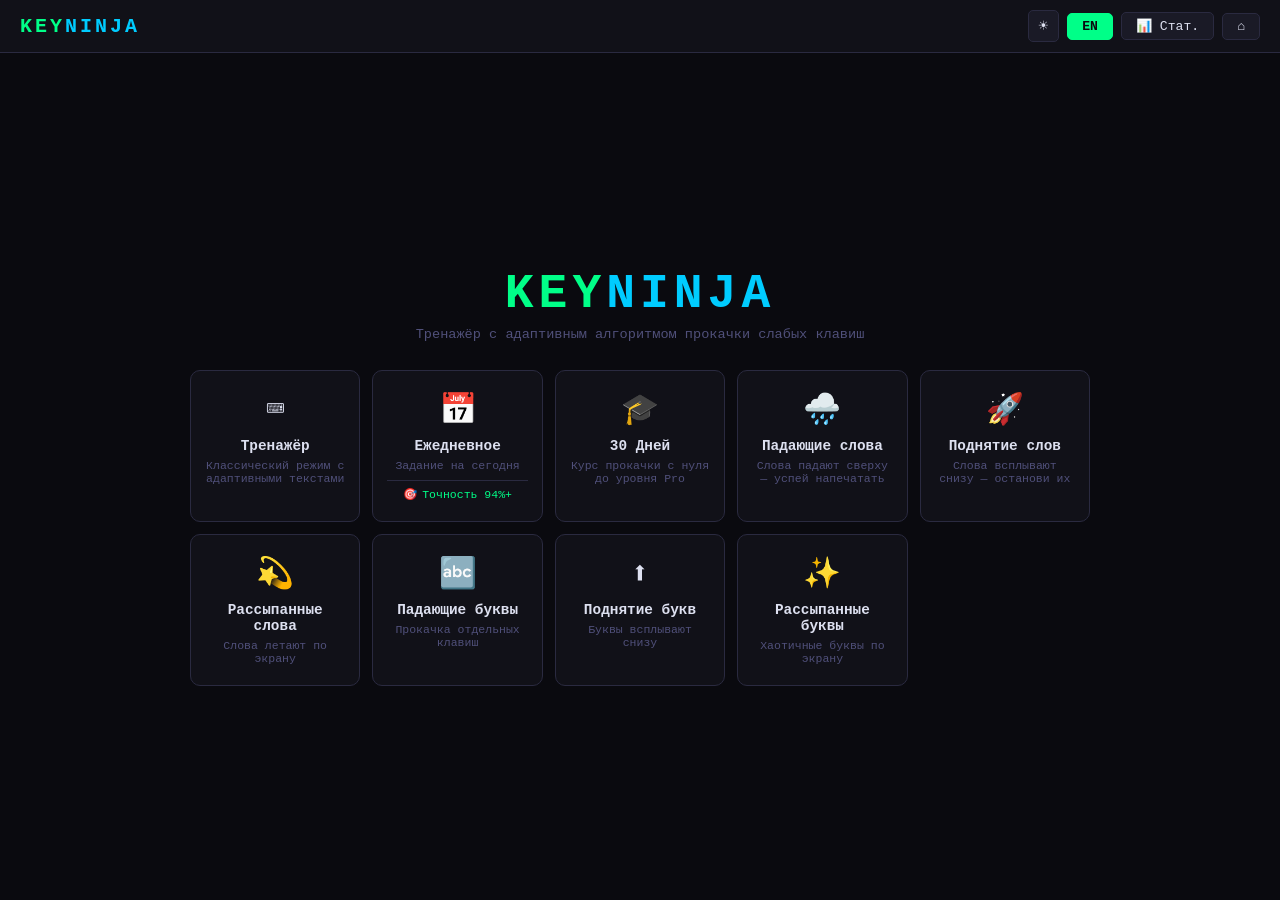
<file: index.html>
<!DOCTYPE html>
<html lang="ru" data-theme="dark">
<head>
  <meta charset="UTF-8">
  <meta name="viewport" content="width=device-width, initial-scale=1.0">
  <title>Keyboard Ninja</title>
  <link rel="stylesheet" href="style.css">
</head>
<body>

<nav id="nav">
  <div class="logo">KEY<span>NINJA</span></div>
  <div class="nav-right">
    <button class="btn icon-btn" id="theme-btn" onclick="App.toggleTheme()" title="Сменить тему">🌙</button>
    <button class="btn active" id="lang-btn" onclick="App.toggleLang()">EN</button>
    <button class="btn" onclick="App.go('stats')">📊 Стат.</button>
    <button class="btn" onclick="App.go('home')">⌂</button>
  </div>
</nav>

<div id="app">

  <!-- ══ HOME ══ -->
  <div class="screen active" id="s-home">
    <div class="home-title"><span class="g">KEY</span><span class="b">NINJA</span></div>
    <p class="home-sub">Тренажёр с адаптивным алгоритмом прокачки слабых клавиш</p>
    <div class="mode-grid">
      <div class="mode-card" onclick="App.go('trainer')">
        <div class="ic">⌨️</div>
        <div class="mc-title">Тренажёр</div>
        <div class="mc-desc">Классический режим с адаптивными текстами</div>
      </div>
      <div class="mode-card mode-card-daily" onclick="App.go('daily')">
        <div class="ic">📅</div>
        <div class="mc-title">Ежедневное</div>
        <div class="mc-desc">Задание на сегодня</div>
        <div id="home-daily-badge" class="home-badge" style="display:none"></div>
      </div>
      <div class="mode-card mode-card-program" onclick="App.go('program')">
        <div class="ic">🎓</div>
        <div class="mc-title">30 Дней</div>
        <div class="mc-desc">Курс прокачки с нуля до уровня Pro</div>
      </div>
      <div class="mode-card" onclick="App.go('fw')">
        <div class="ic">🌧️</div>
        <div class="mc-title">Падающие слова</div>
        <div class="mc-desc">Слова падают сверху — успей напечатать</div>
      </div>
      <div class="mode-card" onclick="App.go('rw')">
        <div class="ic">🚀</div>
        <div class="mc-title">Поднятие слов</div>
        <div class="mc-desc">Слова всплывают снизу — останови их</div>
      </div>
      <div class="mode-card" onclick="App.go('sw')">
        <div class="ic">💫</div>
        <div class="mc-title">Рассыпанные слова</div>
        <div class="mc-desc">Слова летают по экрану</div>
      </div>
      <div class="mode-card" onclick="App.go('fl')">
        <div class="ic">🔤</div>
        <div class="mc-title">Падающие буквы</div>
        <div class="mc-desc">Прокачка отдельных клавиш</div>
      </div>
      <div class="mode-card" onclick="App.go('rl')">
        <div class="ic">⬆️</div>
        <div class="mc-title">Поднятие букв</div>
        <div class="mc-desc">Буквы всплывают снизу</div>
      </div>
      <div class="mode-card" onclick="App.go('sl')">
        <div class="ic">✨</div>
        <div class="mc-title">Рассыпанные буквы</div>
        <div class="mc-desc">Хаотичные буквы по экрану</div>
      </div>
    </div>
  </div>

  <!-- ══ TRAINER ══ -->
  <div class="screen" id="s-trainer">
    <button class="btn back" onclick="App.go('home')">← Назад</button>

    <div class="stats-bar">
      <div class="stat">Скорость: <span class="stat-v" id="t-wpm">0</span> <span class="stat-u">зн/мин</span></div>
      <div class="stat">Точность: <span class="stat-v" id="t-acc">100</span><span class="stat-u">%</span></div>
      <div class="stat">Серия: <span class="stat-v" id="t-streak">0</span></div>
      <div class="stat" id="t-focus-row" style="display:none">
        Фокус: <span class="stat-v focus-val" id="t-focus"></span>
      </div>
    </div>

    <!-- Task banner (daily / program day) -->
    <div id="task-banner" style="display:none">
      <span id="task-label"></span>
      <div id="task-progress-wrap">
        <div id="task-bar"><div id="task-bar-fill"></div></div>
        <span id="task-pct">0%</span>
      </div>
    </div>

    <div id="text-display">
      <div id="text-chars"></div>
      <div id="error-badge"></div>
    </div>
    <div id="text-progress"><div id="text-progress-fill"></div></div>

    <div id="kb-wrap"></div>

    <div class="finger-legend">
      <span class="fl-item fc1">Мизинец Л</span>
      <span class="fl-item fc2">Безымянный Л</span>
      <span class="fl-item fc3">Средний Л</span>
      <span class="fl-item fc4">Указательный Л</span>
      <span class="fl-item fc0">Большие</span>
      <span class="fl-item fc5">Указательный П</span>
      <span class="fl-item fc6">Средний П</span>
      <span class="fl-item fc7">Безымянный П</span>
      <span class="fl-item fc8">Мизинец П</span>
    </div>

    <div class="trainer-btns">
      <button class="btn" onclick="Trainer.restart()">↺ Рестарт <kbd>Tab</kbd></button>
      <button class="btn" onclick="Trainer.nextLine()">→ Новый текст</button>
      <button class="btn" id="adp-btn" onclick="Trainer.toggleAdaptive()">🎯 Адаптив: ВКЛ</button>
    </div>
  </div>

  <!-- ══ FALLING WORDS ══ -->
  <div class="screen" id="s-fw">
    <button class="btn back" onclick="App.go('home')">← Назад</button>
    <div class="game-wrap">
      <canvas class="game-canvas" id="c-fw"></canvas>
      <div class="game-hud">
        <div class="hud-stat"><div class="hl">СЧЁТ</div><div class="hv" id="fw-score">0</div></div>
        <div class="hud-stat"><div class="hl">УРОВЕНЬ</div><div class="hv" id="fw-level">1</div></div>
        <div class="hud-stat"><div class="hl">ЖИЗНИ</div><div class="hv" id="fw-lives">❤️❤️❤️</div></div>
        <div class="hud-stat"><div class="hl">ЗН/МИН</div><div class="hv" id="fw-wpm">0</div></div>
      </div>
      <div class="ginput-wrap">
        <input class="ginput" id="i-fw" placeholder="Печатай слово…" autocomplete="off" autocorrect="off" spellcheck="false">
      </div>
    </div>
  </div>

  <!-- ══ RISING WORDS ══ -->
  <div class="screen" id="s-rw">
    <button class="btn back" onclick="App.go('home')">← Назад</button>
    <div class="game-wrap">
      <canvas class="game-canvas" id="c-rw"></canvas>
      <div class="game-hud">
        <div class="hud-stat"><div class="hl">СЧЁТ</div><div class="hv" id="rw-score">0</div></div>
        <div class="hud-stat"><div class="hl">УРОВЕНЬ</div><div class="hv" id="rw-level">1</div></div>
        <div class="hud-stat"><div class="hl">ЖИЗНИ</div><div class="hv" id="rw-lives">❤️❤️❤️</div></div>
      </div>
      <div class="ginput-wrap">
        <input class="ginput" id="i-rw" placeholder="Печатай слово…" autocomplete="off" autocorrect="off" spellcheck="false">
      </div>
    </div>
  </div>

  <!-- ══ SCATTERED WORDS ══ -->
  <div class="screen" id="s-sw">
    <button class="btn back" onclick="App.go('home')">← Назад</button>
    <div class="game-wrap">
      <canvas class="game-canvas" id="c-sw"></canvas>
      <div class="game-hud">
        <div class="hud-stat"><div class="hl">СЧЁТ</div><div class="hv" id="sw-score">0</div></div>
        <div class="hud-stat"><div class="hl">ОСТАЛОСЬ</div><div class="hv" id="sw-rem">0</div></div>
        <div class="hud-stat"><div class="hl">ВРЕМЯ</div><div class="hv" id="sw-time">60</div></div>
      </div>
      <div class="ginput-wrap">
        <input class="ginput" id="i-sw" placeholder="Печатай слово…" autocomplete="off" autocorrect="off" spellcheck="false">
      </div>
    </div>
  </div>

  <!-- ══ FALLING LETTERS ══ -->
  <div class="screen" id="s-fl">
    <button class="btn back" onclick="App.go('home')">← Назад</button>
    <div class="game-wrap">
      <canvas class="game-canvas" id="c-fl"></canvas>
      <div class="game-hud">
        <div class="hud-stat"><div class="hl">СЧЁТ</div><div class="hv" id="fl-score">0</div></div>
        <div class="hud-stat"><div class="hl">ЖИЗНИ</div><div class="hv" id="fl-lives">❤️❤️❤️❤️❤️</div></div>
        <div class="hud-stat"><div class="hl">ЗН/МИН</div><div class="hv" id="fl-wpm">0</div></div>
      </div>
    </div>
  </div>

  <!-- ══ RISING LETTERS ══ -->
  <div class="screen" id="s-rl">
    <button class="btn back" onclick="App.go('home')">← Назад</button>
    <div class="game-wrap">
      <canvas class="game-canvas" id="c-rl"></canvas>
      <div class="game-hud">
        <div class="hud-stat"><div class="hl">СЧЁТ</div><div class="hv" id="rl-score">0</div></div>
        <div class="hud-stat"><div class="hl">ЖИЗНИ</div><div class="hv" id="rl-lives">❤️❤️❤️❤️❤️</div></div>
        <div class="hud-stat"><div class="hl">ЗН/МИН</div><div class="hv" id="rl-wpm">0</div></div>
      </div>
    </div>
  </div>

  <!-- ══ SCATTERED LETTERS ══ -->
  <div class="screen" id="s-sl">
    <button class="btn back" onclick="App.go('home')">← Назад</button>
    <div class="game-wrap">
      <canvas class="game-canvas" id="c-sl"></canvas>
      <div class="game-hud">
        <div class="hud-stat"><div class="hl">СЧЁТ</div><div class="hv" id="sl-score">0</div></div>
        <div class="hud-stat"><div class="hl">ВРЕМЯ</div><div class="hv" id="sl-time">60</div></div>
      </div>
    </div>
  </div>

  <!-- ══ DAILY TASK ══ -->
  <div class="screen" id="s-daily">
    <button class="btn back" onclick="App.go('home')">← Назад</button>
    <div class="screen-title">📅 Ежедневное задание</div>
    <div id="daily-card-wrap"></div>
  </div>

  <!-- ══ 30-DAY PROGRAM ══ -->
  <div class="screen" id="s-program">
    <button class="btn back" onclick="App.go('home')">← Назад</button>
    <div class="screen-title">🎓 30-дневный курс</div>
    <div id="prog-header" class="prog-header">
      <div class="prog-stat"><span id="prog-done">0</span> <span class="prog-sl">/ 30 дней</span></div>
      <div class="prog-bar-wrap"><div id="prog-bar"><div id="prog-bar-fill"></div></div></div>
      <div class="prog-pct" id="prog-pct">0%</div>
    </div>
    <div id="days-grid" class="days-grid"></div>
  </div>

  <!-- ══ STATS ══ -->
  <div class="screen" id="s-stats">
    <button class="btn back" onclick="App.go('home')">← Назад</button>
    <div class="screen-title">📊 Статистика</div>
    <div class="stat-grid" id="stat-grid"></div>
    <div class="weak-section">
      <div class="weak-title">Проблемные клавиши (топ по % ошибок):</div>
      <div class="weak-keys" id="weak-keys"></div>
    </div>
    <button class="btn btn-danger" onclick="SE.reset(); StatsScreen.render()">🗑 Сбросить статистику</button>
  </div>

</div><!-- #app -->

<script src="js/data.js"></script>
<script src="js/engine.js"></script>
<script src="js/trainer.js"></script>
<script src="js/games.js"></script>
<script src="js/program.js"></script>
<script src="js/app.js"></script>
</body>
</html>
</file>
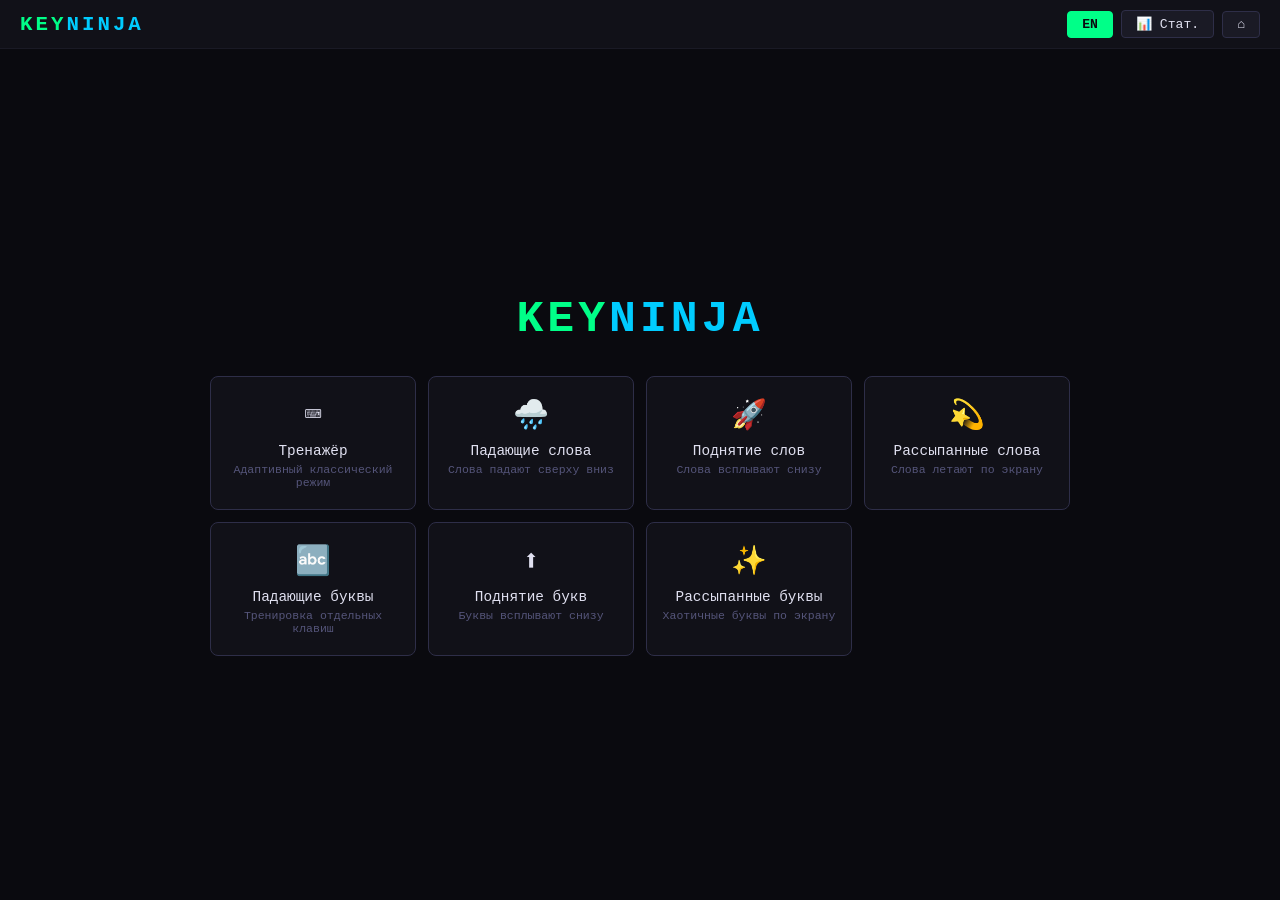
<file: claude context.html>
<!DOCTYPE html>
<html lang="ru">
<head>
<meta charset="UTF-8">
<meta name="viewport" content="width=device-width, initial-scale=1.0">
<title>Keyboard Ninja</title>
<style>
:root {
  --bg:       #0a0a0f;
  --bg2:      #111118;
  --bg3:      #1a1a25;
  --accent:   #00ff88;
  --accent2:  #00ccff;
  --error:    #ff3355;
  --warn:     #ffaa00;
  --text:     #e0e0f0;
  --dim:      #55557a;
  --key-bg:   #1a1a28;
  --key-bd:   #2e2e48;
  --font:     'Courier New', monospace;
}

* { margin:0; padding:0; box-sizing:border-box; }

body {
  background: var(--bg);
  color: var(--text);
  font-family: var(--font);
  height: 100vh;
  overflow: hidden;
  display: flex;
  flex-direction: column;
}

/* ── NAV ── */
#nav {
  display: flex;
  align-items: center;
  justify-content: space-between;
  padding: 10px 20px;
  background: var(--bg2);
  border-bottom: 1px solid var(--bg3);
  flex-shrink: 0;
  z-index: 100;
}
.logo { font-size: 1.3rem; font-weight: bold; letter-spacing: 3px; color: var(--accent); }
.logo span { color: var(--accent2); }
.nav-right { display: flex; gap: 8px; align-items: center; }

.btn {
  background: var(--bg3);
  color: var(--text);
  border: 1px solid var(--key-bd);
  padding: 5px 14px;
  border-radius: 4px;
  cursor: pointer;
  font-family: var(--font);
  font-size: 0.82rem;
  transition: border-color .12s, color .12s;
  white-space: nowrap;
}
.btn:hover { border-color: var(--accent); color: var(--accent); }
.btn.active { background: var(--accent); color: var(--bg); border-color: var(--accent); font-weight: bold; }

/* ── APP ── */
#app {
  flex: 1;
  position: relative;
  overflow: hidden;
}

.screen {
  position: absolute;
  inset: 0;
  display: none;
  flex-direction: column;
  align-items: center;
  justify-content: center;
  padding: 16px;
  overflow: hidden;
}
.screen.active { display: flex; }

.back {
  position: absolute;
  top: 12px;
  left: 12px;
  z-index: 10;
}

/* ── HOME ── */
.home-title {
  font-size: clamp(1.6rem, 4vw, 2.8rem);
  font-weight: bold;
  letter-spacing: 4px;
  margin-bottom: 32px;
  text-align: center;
}
.home-title .g { color: var(--accent); }
.home-title .b { color: var(--accent2); }

.mode-grid {
  display: grid;
  grid-template-columns: repeat(auto-fit, minmax(170px, 1fr));
  gap: 12px;
  width: min(860px, 95vw);
}

.mode-card {
  background: var(--bg2);
  border: 1px solid var(--key-bd);
  border-radius: 8px;
  padding: 20px 12px;
  text-align: center;
  cursor: pointer;
  transition: border-color .18s, transform .18s, box-shadow .18s;
}
.mode-card:hover {
  border-color: var(--accent);
  transform: translateY(-3px);
  box-shadow: 0 0 20px rgba(0,255,136,.12);
}
.mode-card .ic { font-size: 1.8rem; margin-bottom: 10px; }
.mode-card .mc-title { font-size: .9rem; margin-bottom: 4px; color: var(--text); }
.mode-card .mc-desc { font-size: .72rem; color: var(--dim); }

/* ── CLASSIC TRAINER ── */
#trainer-screen { justify-content: flex-start; padding-top: 20px; gap: 12px; }

.stats-bar {
  display: flex;
  gap: 24px;
  font-size: .85rem;
  color: var(--dim);
  flex-wrap: wrap;
  justify-content: center;
}
.stat { display: flex; align-items: center; gap: 6px; }
.stat-v { color: var(--accent); font-size: 1.05rem; font-weight: bold; }

#text-display {
  width: min(820px, 96vw);
  background: var(--bg2);
  border: 1px solid var(--key-bd);
  border-radius: 8px;
  padding: 20px 24px;
  font-size: clamp(1rem, 1.6vw, 1.25rem);
  line-height: 2;
  max-height: 120px;
  overflow: hidden;
  position: relative;
  cursor: text;
}

.ch { transition: color .04s; }
.ch.pending  { color: var(--dim); }
.ch.cursor   { color: var(--text); border-bottom: 2px solid var(--accent); animation: blink 1s step-end infinite; }
.ch.correct  { color: var(--accent); }
.ch.wrong    { color: var(--error); background: rgba(255,51,85,.1); border-radius: 2px; }

@keyframes blink { 0%,100%{opacity:1} 50%{opacity:0} }

/* ── VIRTUAL KEYBOARD ── */
#kb-wrap { display: flex; flex-direction: column; gap: 5px; user-select: none; }
.kb-row  { display: flex; gap: 4px; justify-content: center; }

.key {
  background: var(--key-bg);
  border: 1px solid var(--key-bd);
  border-bottom: 3px solid #0d0d18;
  border-radius: 5px;
  min-width: 38px;
  height: 38px;
  display: flex; align-items: center; justify-content: center;
  font-size: .72rem;
  color: var(--text);
  transition: all .08s;
  position: relative;
}
.key.w1 { min-width: 56px; }
.key.w2 { min-width: 72px; }
.key.w3 { min-width: 92px; }
.key.sp { min-width: 260px; }

.key.next  { background:var(--accent); color:var(--bg); border-color:var(--accent); box-shadow:0 0 10px rgba(0,255,136,.4); }
.key.hit   { background:var(--accent2); color:var(--bg); border-color:var(--accent2); transform:translateY(1px); border-bottom-width:1px; }
.key.miss  { background:var(--error); color:#fff; border-color:var(--error); }
.key.weak  { border-color:var(--warn); color:var(--warn); }

.trainer-btns { display: flex; gap: 10px; flex-wrap: wrap; justify-content: center; }

/* ── GAME CONTAINER ── */
.game-wrap {
  position: relative;
  width: 100%;
  height: 100%;
}
.game-canvas {
  display: block;
  background: var(--bg);
}

/* HUD */
.game-hud {
  position: absolute;
  top: 12px; left: 12px; right: 12px;
  display: flex;
  justify-content: space-between;
  align-items: center;
  pointer-events: none;
}
.hud-stat {
  background: rgba(10,10,15,.85);
  border: 1px solid var(--key-bd);
  border-radius: 6px;
  padding: 6px 14px;
  font-size: .82rem;
}
.hud-stat .hl { color: var(--dim); font-size: .7rem; }
.hud-stat .hv { color: var(--accent); font-size: 1rem; }

/* Game input overlay */
.ginput-wrap {
  position: absolute;
  bottom: 16px;
  left: 50%;
  transform: translateX(-50%);
}
.ginput {
  background: var(--bg2);
  border: 2px solid var(--accent);
  border-radius: 8px;
  padding: 9px 18px;
  color: var(--text);
  font-family: var(--font);
  font-size: 1.1rem;
  width: 280px;
  outline: none;
  text-align: center;
}
.ginput::placeholder { color: var(--dim); }

/* Game over overlay */
.gameover {
  position: absolute;
  inset: 0;
  background: rgba(8,8,14,.92);
  display: flex;
  flex-direction: column;
  align-items: center;
  justify-content: center;
  gap: 20px;
  z-index: 50;
}
.gameover h2 { font-size: 2.2rem; color: var(--error); letter-spacing: 4px; }
.go-stats { display: flex; gap: 40px; }
.go-item { text-align: center; }
.go-val { font-size: 1.9rem; color: var(--accent); font-weight: bold; }
.go-lbl { font-size: .8rem; color: var(--dim); margin-top: 4px; }
.go-btns { display: flex; gap: 12px; }

/* ── STATS SCREEN ── */
#stats-screen { justify-content: flex-start; padding-top: 28px; gap: 20px; }
.screen-title { font-size: 1.3rem; color: var(--accent2); letter-spacing: 2px; }
.stat-grid {
  display: grid;
  grid-template-columns: repeat(auto-fit, minmax(150px, 1fr));
  gap: 12px;
  width: min(700px, 95vw);
}
.stat-card {
  background: var(--bg2);
  border: 1px solid var(--key-bd);
  border-radius: 8px;
  padding: 18px;
  text-align: center;
}
.sc-val { font-size: 1.8rem; color: var(--accent); font-weight: bold; }
.sc-lbl { font-size: .75rem; color: var(--dim); margin-top: 4px; }
.weak-title { font-size: .8rem; color: var(--dim); margin-bottom: 8px; }
.weak-keys { display: flex; gap: 8px; flex-wrap: wrap; justify-content: center; }
.wk-pill {
  border-radius: 6px;
  padding: 8px 12px;
  text-align: center;
  min-width: 52px;
}
.wk-char { font-size: 1.1rem; }
.wk-pct  { font-size: .7rem; color: var(--dim); }
</style>
</head>
<body>

<!-- NAV -->
<nav id="nav">
  <div class="logo">KEY<span>NINJA</span></div>
  <div class="nav-right">
    <button class="btn active" id="lang-btn" onclick="App.toggleLang()">EN</button>
    <button class="btn" onclick="App.go('stats')">📊 Стат.</button>
    <button class="btn" onclick="App.go('home')">⌂</button>
  </div>
</nav>

<div id="app">

<!-- HOME -->
<div class="screen active" id="s-home">
  <div class="home-title"><span class="g">KEY</span><span class="b">NINJA</span></div>
  <div class="mode-grid">
    <div class="mode-card" onclick="App.go('trainer')">
      <div class="ic">⌨️</div>
      <div class="mc-title">Тренажёр</div>
      <div class="mc-desc">Адаптивный классический режим</div>
    </div>
    <div class="mode-card" onclick="App.go('fw')">
      <div class="ic">🌧️</div>
      <div class="mc-title">Падающие слова</div>
      <div class="mc-desc">Слова падают сверху вниз</div>
    </div>
    <div class="mode-card" onclick="App.go('rw')">
      <div class="ic">🚀</div>
      <div class="mc-title">Поднятие слов</div>
      <div class="mc-desc">Слова всплывают снизу</div>
    </div>
    <div class="mode-card" onclick="App.go('sw')">
      <div class="ic">💫</div>
      <div class="mc-title">Рассыпанные слова</div>
      <div class="mc-desc">Слова летают по экрану</div>
    </div>
    <div class="mode-card" onclick="App.go('fl')">
      <div class="ic">🔤</div>
      <div class="mc-title">Падающие буквы</div>
      <div class="mc-desc">Тренировка отдельных клавиш</div>
    </div>
    <div class="mode-card" onclick="App.go('rl')">
      <div class="ic">⬆️</div>
      <div class="mc-title">Поднятие букв</div>
      <div class="mc-desc">Буквы всплывают снизу</div>
    </div>
    <div class="mode-card" onclick="App.go('sl')">
      <div class="ic">✨</div>
      <div class="mc-title">Рассыпанные буквы</div>
      <div class="mc-desc">Хаотичные буквы по экрану</div>
    </div>
  </div>
</div>

<!-- TRAINER -->
<div class="screen" id="s-trainer">
  <button class="btn back" onclick="App.go('home')">← Назад</button>
  <div class="stats-bar">
    <div class="stat">Скорость: <span class="stat-v" id="t-wpm">0</span> зн/мин</div>
    <div class="stat">Точность: <span class="stat-v" id="t-acc">100</span>%</div>
    <div class="stat">Серия: <span class="stat-v" id="t-streak">0</span></div>
    <div class="stat" id="t-focus-row" style="display:none">Фокус: <span class="stat-v" id="t-focus" style="color:var(--warn)"></span></div>
  </div>
  <div id="text-display"></div>
  <div id="kb-wrap"></div>
  <div class="trainer-btns">
    <button class="btn" onclick="Trainer.restart()">↺ Рестарт (Tab)</button>
    <button class="btn" onclick="Trainer.nextLine()">→ Новый текст</button>
    <button class="btn" id="adp-btn" onclick="Trainer.toggleAdaptive()">🎯 Адаптив: ВКЛ</button>
  </div>
</div>

<!-- FALLING WORDS -->
<div class="screen" id="s-fw">
  <button class="btn back" onclick="App.go('home')">← Назад</button>
  <div class="game-wrap">
    <canvas class="game-canvas" id="c-fw"></canvas>
    <div class="game-hud">
      <div class="hud-stat"><div class="hl">СЧЁТ</div><div class="hv" id="fw-score">0</div></div>
      <div class="hud-stat"><div class="hl">УРОВЕНЬ</div><div class="hv" id="fw-level">1</div></div>
      <div class="hud-stat"><div class="hl">ЖИЗНИ</div><div class="hv" id="fw-lives">❤️❤️❤️</div></div>
      <div class="hud-stat"><div class="hl">ЗН/МИН</div><div class="hv" id="fw-wpm">0</div></div>
    </div>
    <div class="ginput-wrap">
      <input class="ginput" id="i-fw" placeholder="Печатай слово…" autocomplete="off" autocorrect="off" spellcheck="false">
    </div>
  </div>
</div>

<!-- RISING WORDS -->
<div class="screen" id="s-rw">
  <button class="btn back" onclick="App.go('home')">← Назад</button>
  <div class="game-wrap">
    <canvas class="game-canvas" id="c-rw"></canvas>
    <div class="game-hud">
      <div class="hud-stat"><div class="hl">СЧЁТ</div><div class="hv" id="rw-score">0</div></div>
      <div class="hud-stat"><div class="hl">УРОВЕНЬ</div><div class="hv" id="rw-level">1</div></div>
      <div class="hud-stat"><div class="hl">ЖИЗНИ</div><div class="hv" id="rw-lives">❤️❤️❤️</div></div>
    </div>
    <div class="ginput-wrap">
      <input class="ginput" id="i-rw" placeholder="Печатай слово…" autocomplete="off" autocorrect="off" spellcheck="false">
    </div>
  </div>
</div>

<!-- SCATTERED WORDS -->
<div class="screen" id="s-sw">
  <button class="btn back" onclick="App.go('home')">← Назад</button>
  <div class="game-wrap">
    <canvas class="game-canvas" id="c-sw"></canvas>
    <div class="game-hud">
      <div class="hud-stat"><div class="hl">СЧЁТ</div><div class="hv" id="sw-score">0</div></div>
      <div class="hud-stat"><div class="hl">ОСТАЛОСЬ</div><div class="hv" id="sw-rem">0</div></div>
      <div class="hud-stat"><div class="hl">ВРЕМЯ</div><div class="hv" id="sw-time">60</div></div>
    </div>
    <div class="ginput-wrap">
      <input class="ginput" id="i-sw" placeholder="Печатай слово…" autocomplete="off" autocorrect="off" spellcheck="false">
    </div>
  </div>
</div>

<!-- FALLING LETTERS -->
<div class="screen" id="s-fl">
  <button class="btn back" onclick="App.go('home')">← Назад</button>
  <div class="game-wrap">
    <canvas class="game-canvas" id="c-fl"></canvas>
    <div class="game-hud">
      <div class="hud-stat"><div class="hl">СЧЁТ</div><div class="hv" id="fl-score">0</div></div>
      <div class="hud-stat"><div class="hl">ЖИЗНИ</div><div class="hv" id="fl-lives">❤️❤️❤️❤️❤️</div></div>
      <div class="hud-stat"><div class="hl">ЗН/МИН</div><div class="hv" id="fl-wpm">0</div></div>
    </div>
  </div>
</div>

<!-- RISING LETTERS -->
<div class="screen" id="s-rl">
  <button class="btn back" onclick="App.go('home')">← Назад</button>
  <div class="game-wrap">
    <canvas class="game-canvas" id="c-rl"></canvas>
    <div class="game-hud">
      <div class="hud-stat"><div class="hl">СЧЁТ</div><div class="hv" id="rl-score">0</div></div>
      <div class="hud-stat"><div class="hl">ЖИЗНИ</div><div class="hv" id="rl-lives">❤️❤️❤️❤️❤️</div></div>
      <div class="hud-stat"><div class="hl">ЗН/МИН</div><div class="hv" id="rl-wpm">0</div></div>
    </div>
  </div>
</div>

<!-- SCATTERED LETTERS -->
<div class="screen" id="s-sl">
  <button class="btn back" onclick="App.go('home')">← Назад</button>
  <div class="game-wrap">
    <canvas class="game-canvas" id="c-sl"></canvas>
    <div class="game-hud">
      <div class="hud-stat"><div class="hl">СЧЁТ</div><div class="hv" id="sl-score">0</div></div>
      <div class="hud-stat"><div class="hl">ВРЕМЯ</div><div class="hv" id="sl-time">60</div></div>
    </div>
  </div>
</div>

<!-- STATS -->
<div class="screen" id="s-stats">
  <button class="btn back" onclick="App.go('home')">← Назад</button>
  <div class="screen-title">📊 Статистика</div>
  <div class="stat-grid" id="stat-grid"></div>
  <div>
    <div class="weak-title">Проблемные клавиши (топ по ошибкам):</div>
    <div class="weak-keys" id="weak-keys"></div>
  </div>
  <button class="btn" onclick="SE.reset();StatsScreen.render()">Сбросить статистику</button>
</div>

</div><!-- #app -->

<script>
'use strict';

/* ═══════════════════════════════════════════════
   WORD LISTS
═══════════════════════════════════════════════ */
const WORDS = {
  en: ['the','be','to','of','and','a','in','that','have','it','for','not','on','with',
    'he','as','you','do','at','this','but','his','by','from','they','we','say','her',
    'she','or','an','will','my','one','all','would','there','their','what','so','up',
    'out','if','about','who','get','which','go','me','when','make','can','like','time',
    'no','just','him','know','take','people','into','year','your','good','some','could',
    'them','see','other','than','then','now','look','only','come','over','think','also',
    'back','after','use','two','how','our','work','first','well','way','even','new',
    'want','because','any','these','give','day','most','great','between','need','large',
    'often','hand','high','place','hold','world','real','life','few','open','seem',
    'together','next','white','children','begin','walk','example','ease','paper','group',
    'always','music','both','mark','book','letter','until','mile','river','car','feet',
    'care','second','enough','plain','girl','usual','young','ready','above','ever','red',
    'list','though','feel','talk','bird','soon','body','dog','family','direct','leave',
    'song','door','product','black','short','class','wind','question','happen','complete',
    'ship','area','half','rock','order','fire','south','problem','piece','told','knew',
    'pass','since','top','whole','king','space','heard','best','hour','better','true',
    'during','hundred','five','remember','step','early','west','ground','interest','reach',
    'fast','verb','sing','listen','table','travel','less','morning','simple','several',
    'toward','war','lay','pattern','slow','center','love','person','money','serve','appear'],
  ru: ['это','быть','весь','она','они','мы','свой','как','так','из','его','но','да',
    'по','до','тот','если','вы','за','бы','что','не','на','год','человек','который',
    'говорить','время','дело','жизнь','день','рука','раз','работа','слово','место',
    'делать','знать','идти','стать','большой','новый','думать','сказать','первый',
    'видеть','хотеть','нет','под','при','надо','можно','наш','сам','каждый','после',
    'через','когда','тогда','где','всё','здесь','хорошо','потому','всегда','очень',
    'между','другой','такой','уже','два','три','четыре','пять','шесть','семь','восемь',
    'девять','десять','много','мало','один','народ','страна','город','земля','вода',
    'дом','ребёнок','мир','война','школа','книга','стол','стул','окно','дверь','улица',
    'парк','машина','поезд','море','лес','река','гора','камень','трава','цветок',
    'дерево','небо','солнце','луна','звезда','облако','дождь','снег','ветер','огонь',
    'свет','цвет','красный','синий','зелёный','белый','чёрный','жёлтый','большой',
    'малый','длинный','короткий','высокий','низкий','старый','молодой','добрый','злой',
    'умный','быстрый','медленный','тихий','громкий','сильный','слабый','красивый',
    'любить','жить','ходить','бежать','летать','плавать','петь','играть','читать',
    'писать','смотреть','слушать','думать','помнить','забыть','начать','открыть',
    'закрыть','войти','выйти','найти','дать','взять','сделать','сказать','понять']
};

const ALPHA = {
  en: 'abcdefghijklmnopqrstuvwxyz',
  ru: 'йцукенгшщзхъфывапролджэячсмитьбю'
};

/* ═══════════════════════════════════════════════
   KEYBOARD LAYOUTS
═══════════════════════════════════════════════ */
// Each key: [code, label, extraClass?]
const KB = {
  en: [
    [['`','`'],['1','1'],['2','2'],['3','3'],['4','4'],['5','5'],['6','6'],['7','7'],['8','8'],['9','9'],['0','0'],['-','-'],['=','='],['Backspace','⌫','w3']],
    [['Tab','TAB','w2'],['q','Q'],['w','W'],['e','E'],['r','R'],['t','T'],['y','Y'],['u','U'],['i','I'],['o','O'],['p','P'],['[','['],  [']',']'],[  '\\','\\','w1']],
    [['CapsLock','CAPS','w2'],['a','A'],['s','S'],['d','D'],['f','F'],['g','G'],['h','H'],['j','J'],['k','K'],['l','L'],[';',';'],["'","'"],['Enter','↵','w2']],
    [['Shift','⇧','w3'],['z','Z'],['x','X'],['c','C'],['v','V'],['b','B'],['n','N'],['m','M'],[',',','],['.','.'],['/','/'],['Shift','⇧','w3']],
    [['Alt','ALT','w1'],[' ','SPACE','sp'],['AltGr','ALT','w1']]
  ],
  ru: [
    [['ё','Ё'],['1','1'],['2','2'],['3','3'],['4','4'],['5','5'],['6','6'],['7','7'],['8','8'],['9','9'],['0','0'],['-','-'],['=','='],['Backspace','⌫','w3']],
    [['Tab','TAB','w2'],['й','Й'],['ц','Ц'],['у','У'],['к','К'],['е','Е'],['н','Н'],['г','Г'],['ш','Ш'],['щ','Щ'],['з','З'],['х','Х'],['ъ','Ъ'],['\\','\\','w1']],
    [['CapsLock','CAPS','w2'],['ф','Ф'],['ы','Ы'],['в','В'],['а','А'],['п','П'],['р','Р'],['о','О'],['л','Л'],['д','Д'],['ж','Ж'],['э','Э'],['Enter','↵','w2']],
    [['Shift','⇧','w3'],['я','Я'],['ч','Ч'],['с','С'],['м','М'],['и','И'],['т','Т'],['ь','Ь'],['б','Б'],['ю','Ю'],['.','.'],['/','/']],
    [['Alt','ALT','w1'],[' ','SPACE','sp'],['AltGr','ALT','w1']]
  ]
};

/* ═══════════════════════════════════════════════
   STATS ENGINE (SE)
═══════════════════════════════════════════════ */
const SE = {
  KEY: 'kn_stats_v2',
  d: { totalChars:0, totalErrors:0, totalSessions:0, bestWPM:0, avgWPM:0,
       keyErrors:{}, keyAttempts:{}, wpmHistory:[] },
  sess: { correct:0, errors:0, t0:null },

  load() {
    try { const s=localStorage.getItem(this.KEY); if(s) this.d={...this.d,...JSON.parse(s)}; } catch(e){}
  },
  save() {
    try { localStorage.setItem(this.KEY, JSON.stringify(this.d)); } catch(e){}
  },
  reset() {
    this.d={ totalChars:0, totalErrors:0, totalSessions:0, bestWPM:0, avgWPM:0,
             keyErrors:{}, keyAttempts:{}, wpmHistory:[] };
    this.save();
  },

  startSess() { this.sess={correct:0, errors:0, t0:Date.now()}; },

  record(key, ok) {
    const k = key.toLowerCase();
    this.d.keyAttempts[k] = (this.d.keyAttempts[k]||0) + 1;
    if (ok) { this.sess.correct++; this.d.totalChars++; }
    else     { this.sess.errors++;  this.d.totalErrors++; this.d.keyErrors[k]=(this.d.keyErrors[k]||0)+1; }
  },

  wpm() {
    if (!this.sess.t0) return 0;
    const m = (Date.now()-this.sess.t0)/60000;
    return m<0.001 ? 0 : Math.round(this.sess.correct/m);
  },

  acc() {
    const tot = this.sess.correct+this.sess.errors;
    return tot ? Math.round(this.sess.correct/tot*100) : 100;
  },

  endSess() {
    const w = this.wpm();
    if (w>0) {
      this.d.totalSessions++;
      if (w>this.d.bestWPM) this.d.bestWPM=w;
      this.d.wpmHistory.push(w);
      if (this.d.wpmHistory.length>20) this.d.wpmHistory.shift();
      this.d.avgWPM = Math.round(this.d.wpmHistory.reduce((a,b)=>a+b,0)/this.d.wpmHistory.length);
    }
    this.save();
  },

  weakKeys(n=8) {
    const res=[];
    for (const k in this.d.keyAttempts) {
      const att=this.d.keyAttempts[k], err=this.d.keyErrors[k]||0;
      if (att<3) continue;
      const rate=err/att;
      if (rate>0.05) res.push({key:k, rate, err, att});
    }
    return res.sort((a,b)=>b.rate-a.rate).slice(0,n);
  },

  globalAcc() {
    const tot=this.d.totalChars+this.d.totalErrors;
    return tot ? Math.round(this.d.totalChars/tot*100) : 100;
  }
};

/* ═══════════════════════════════════════════════
   TEXT / LETTER GENERATOR
═══════════════════════════════════════════════ */
const TG = {
  text(lang, len=260, focusKeys=[]) {
    const pool = WORDS[lang]||WORDS.en;
    const fpool = focusKeys.length
      ? pool.filter(w => focusKeys.some(k=>w.includes(k)))
      : [];
    const out=[]; let total=0;
    while (total<len) {
      const w = (fpool.length && Math.random()<0.6)
        ? fpool[Math.floor(Math.random()*fpool.length)]
        : pool[Math.floor(Math.random()*pool.length)];
      out.push(w); total+=w.length+1;
    }
    return out.join(' ');
  },

  letters(lang, focusKeys=[], n=1) {
    const alpha = ALPHA[lang]||ALPHA.en;
    const res=[];
    for (let i=0;i<n;i++) {
      res.push(focusKeys.length && Math.random()<0.5
        ? focusKeys[Math.floor(Math.random()*focusKeys.length)]
        : alpha[Math.floor(Math.random()*alpha.length)]);
    }
    return res;
  }
};

/* ═══════════════════════════════════════════════
   VIRTUAL KEYBOARD
═══════════════════════════════════════════════ */
const VK = {
  el: null,

  init(elId, lang) {
    this.el = document.getElementById(elId);
    this.render(lang);
  },

  render(lang) {
    if (!this.el) return;
    this.el.innerHTML='';
    (KB[lang]||KB.en).forEach(row=>{
      const rowEl=document.createElement('div');
      rowEl.className='kb-row';
      row.forEach(([code,label,cls=''])=>{
        const k=document.createElement('div');
        k.className='key'+(cls?' '+cls:'');
        k.textContent=label;
        k.dataset.kc=code;
        rowEl.appendChild(k);
      });
      this.el.appendChild(rowEl);
    });
  },

  _el(code) {
    return this.el ? this.el.querySelector(`[data-kc="${code.replace(/"/g,'\\"')}"]`) : null;
  },

  clearAll() {
    this.el && this.el.querySelectorAll('.key').forEach(k=>k.classList.remove('next','hit','miss'));
  },

  showNext(code) {
    const e=this._el(code); if(e) e.classList.add('next');
  },

  flash(code, ok) {
    const e=this._el(code); if(!e) return;
    e.classList.add(ok?'hit':'miss');
    setTimeout(()=>e.classList.remove('hit','miss'), 160);
  },

  markWeak(weakArr) {
    this.el && this.el.querySelectorAll('.key').forEach(k=>k.classList.remove('weak'));
    weakArr.forEach(({key})=>{ const e=this._el(key); if(e) e.classList.add('weak'); });
  }
};

/* ═══════════════════════════════════════════════
   CLASSIC TRAINER
═══════════════════════════════════════════════ */
const Trainer = {
  text:'', pos:0, wrong:new Set(), streak:0, adaptive:true,
  _interval:null, _handler:null,

  init() {
    SE.startSess();
    VK.init('kb-wrap', App.lang);
    this.adaptive=true;
    document.getElementById('adp-btn').textContent='🎯 Адаптив: ВКЛ';
    this._gen();
    this._render();
    this._startUI();
    this._handler = e=>this._key(e);
    document.addEventListener('keydown', this._handler);
  },

  destroy() {
    document.removeEventListener('keydown', this._handler);
    clearInterval(this._interval);
    SE.endSess();
  },

  _gen() {
    const fk = this.adaptive ? SE.weakKeys(5).map(w=>w.key) : [];
    this.text = TG.text(App.lang, 260, fk);
    this.pos=0; this.wrong=new Set();

    const fr=document.getElementById('t-focus-row');
    if (fk.length&&this.adaptive) {
      fr.style.display='flex';
      document.getElementById('t-focus').textContent=fk.slice(0,5).join(', ');
    } else { fr.style.display='none'; }

    VK.clearAll();
    VK.showNext(this.text[0]);
    VK.markWeak(SE.weakKeys());
  },

  _render() {
    const el=document.getElementById('text-display');
    if (!el) return;
    const html=this.text.split('').map((ch,i)=>{
      let cls='ch ';
      if (i<this.pos) cls+=this.wrong.has(i)?'wrong':'correct';
      else if(i===this.pos) cls+='cursor';
      else cls+='pending';
      const safe=ch===' '?'&nbsp;':ch==='<'?'&lt;':ch==='>'?'&gt;':ch;
      return `<span class="${cls}">${safe}</span>`;
    }).join('');
    el.innerHTML=html;
    const cur=el.querySelector('.cursor');
    if(cur) cur.scrollIntoView({block:'nearest',behavior:'smooth'});
  },

  _startUI() {
    clearInterval(this._interval);
    this._interval=setInterval(()=>{
      const w=document.getElementById('t-wpm');   if(w) w.textContent=SE.wpm();
      const a=document.getElementById('t-acc');   if(a) a.textContent=SE.acc();
      const s=document.getElementById('t-streak');if(s) s.textContent=this.streak;
    },400);
  },

  _key(e) {
    if(App.cur!=='trainer') return;

    if(e.key==='Tab') { e.preventDefault(); this.restart(); return; }

    if(e.key==='Backspace') {
      e.preventDefault();
      if(this.pos>0) this.pos--;
      this._render();
      VK.clearAll(); VK.showNext(this.text[this.pos]);
      return;
    }

    if(e.key.length!==1||e.ctrlKey||e.altKey||e.metaKey) return;
    e.preventDefault();

    const exp=this.text[this.pos], typed=e.key, ok=(typed===exp);
    SE.record(exp, ok);
    VK.flash(typed, ok);

    if(ok) { this.streak++; }
    else   { this.wrong.add(this.pos); this.streak=0; }

    this.pos++;
    if(this.pos>=this.text.length) { this.nextLine(); return; }

    VK.clearAll();
    VK.showNext(this.text[this.pos]);
    VK.markWeak(SE.weakKeys());
    this._render();
  },

  restart() { this._gen(); this._render(); },

  nextLine() {
    SE.endSess(); SE.startSess();
    this._gen(); this._render();
  },

  toggleAdaptive() {
    this.adaptive=!this.adaptive;
    document.getElementById('adp-btn').textContent=`🎯 Адаптив: ${this.adaptive?'ВКЛ':'ВЫКЛ'}`;
    this.restart();
  }
};

/* ═══════════════════════════════════════════════
   CANVAS UTILS
═══════════════════════════════════════════════ */
function rrect(ctx,x,y,w,h,r){
  ctx.beginPath();
  ctx.moveTo(x+r,y); ctx.lineTo(x+w-r,y); ctx.arcTo(x+w,y,x+w,y+r,r);
  ctx.lineTo(x+w,y+h-r); ctx.arcTo(x+w,y+h,x+w-r,y+h,r);
  ctx.lineTo(x+r,y+h); ctx.arcTo(x,y+h,x,y+h-r,r);
  ctx.lineTo(x,y+r); ctx.arcTo(x,y,x+r,y,r);
  ctx.closePath();
}

function hud(id,val){ const e=document.getElementById(id); if(e) e.textContent=val; }
function hearts(n){ return '❤️'.repeat(Math.max(0,n)); }

function showGameOver(wrap, game) {
  const div=document.createElement('div');
  div.className='gameover';
  div.innerHTML=`
    <h2>GAME OVER</h2>
    <div class="go-stats">
      <div class="go-item"><div class="go-val">${game.score}</div><div class="go-lbl">ОЧКИ</div></div>
      <div class="go-item"><div class="go-val">${SE.wpm()}</div><div class="go-lbl">ЗН/МИН</div></div>
      <div class="go-item"><div class="go-val">${SE.acc()}%</div><div class="go-lbl">ТОЧНОСТЬ</div></div>
    </div>
    <div class="go-btns">
      <button class="btn" id="go-retry">↺ Снова</button>
      <button class="btn" onclick="App.go('home')">← Главная</button>
    </div>`;
  wrap.appendChild(div);
  div.querySelector('#go-retry').onclick=()=>{ div.remove(); game.init(); };
}

/* ═══════════════════════════════════════════════
   GAME: FALLING WORDS
═══════════════════════════════════════════════ */
const GFW = {
  canvas:null, ctx:null, raf:null, running:false,
  score:0, lives:3, level:1, lastT:0,
  items:[], spawnT:0, spawnI:3.0, speed:50,
  inp:null, _rh:null, _ih:null,

  init() {
    this.canvas=document.getElementById('c-fw');
    this.ctx=this.canvas.getContext('2d');
    this.score=0; this.lives=3; this.level=1;
    this.items=[]; this.spawnT=0; this.spawnI=3.0; this.speed=50;
    this._resize(); this._rh=()=>this._resize();
    window.addEventListener('resize',this._rh);

    this.inp=document.getElementById('i-fw');
    this.inp.value=''; this.inp.focus();
    this._ih=()=>this._input(); this.inp.addEventListener('input',this._ih);

    hud('fw-score',0); hud('fw-level',1); hud('fw-lives',hearts(3)); hud('fw-wpm',0);
    SE.startSess();
    this.running=true; this.lastT=performance.now();
    this.raf=requestAnimationFrame(t=>this._loop(t));
  },

  _resize() {
    const p=this.canvas.parentElement;
    this.canvas.width=p.clientWidth; this.canvas.height=p.clientHeight;
  },

  _loop(t) {
    if(!this.running) return;
    const dt=Math.min((t-this.lastT)/1000,0.05); this.lastT=t;
    this._update(dt); this._draw();
    this.raf=requestAnimationFrame(ts=>this._loop(ts));
  },

  _update(dt) {
    this.spawnT+=dt;
    if(this.spawnT>=this.spawnI) {
      this.spawnT=0; this._spawn();
      if(this.items.length<4&&Math.random()<0.3) this._spawn();
    }
    const H=this.canvas.height;
    for(let i=this.items.length-1;i>=0;i--) {
      this.items[i].y+=this.items[i].spd*dt;
      if(this.items[i].y>H+10) {
        for(const ch of this.items[i].text) SE.record(ch,false);
        this.items.splice(i,1);
        this.lives--;
        hud('fw-lives',hearts(this.lives));
        if(this.lives<=0) this._over();
      }
    }
  },

  _spawn() {
    const W=this.canvas.width;
    const words=WORDS[App.lang];
    const text=words[Math.floor(Math.random()*words.length)];
    const fs=20; const tw=text.length*fs*0.6;
    this.items.push({
      text, x:Math.random()*(W-tw-20)+10, y:-30,
      spd:this.speed+Math.random()*20,
      color:`hsl(${180+Math.random()*80},75%,68%)`
    });
  },

  _input() {
    const v=this.inp.value.toLowerCase().trim();
    const idx=this.items.findIndex(it=>it.text.toLowerCase()===v);
    if(idx!==-1) {
      const it=this.items[idx];
      for(const ch of it.text) SE.record(ch,true);
      this.score+=it.text.length*10*this.level;
      this.items.splice(idx,1);
      this.inp.value='';
      hud('fw-score',this.score); hud('fw-wpm',SE.wpm());
      if(this.score>=this.level*600) {
        this.level++; this.speed+=15;
        this.spawnI=Math.max(1.0,this.spawnI-0.3);
        hud('fw-level',this.level);
      }
    }
  },

  _draw() {
    const ctx=this.ctx, W=this.canvas.width, H=this.canvas.height;
    ctx.fillStyle='#0a0a0f'; ctx.fillRect(0,0,W,H);

    // danger line
    ctx.fillStyle='rgba(255,51,85,.06)'; ctx.fillRect(0,H-55,W,55);
    ctx.strokeStyle='rgba(255,51,85,.25)'; ctx.lineWidth=1;
    ctx.setLineDash([5,5]); ctx.beginPath(); ctx.moveTo(0,H-55); ctx.lineTo(W,H-55); ctx.stroke();
    ctx.setLineDash([]);

    const v=(this.inp?this.inp.value.toLowerCase().trim():'');
    const fs=22;
    ctx.font=`bold ${fs}px 'Courier New',monospace`;

    this.items.forEach(it=>{
      const targeted=v.length>0&&it.text.toLowerCase().startsWith(v);
      const pad=10, tw=ctx.measureText(it.text).width;
      const bx=it.x-pad, by=it.y-fs-4, bw=tw+pad*2, bh=fs+10;

      ctx.fillStyle=targeted?'rgba(0,255,136,.12)':'rgba(18,18,30,.88)';
      ctx.strokeStyle=targeted?'rgba(0,255,136,.7)':'rgba(70,70,110,.5)';
      ctx.lineWidth=targeted?1.5:1;
      rrect(ctx,bx,by,bw,bh,6); ctx.fill(); ctx.stroke();

      let xo=it.x;
      for(let i=0;i<it.text.length;i++) {
        ctx.fillStyle=(i<v.length&&targeted)?'#00ff88':it.color;
        const ch=it.text[i]; ctx.fillText(ch,xo,it.y); xo+=ctx.measureText(ch).width;
      }
    });
  },

  _over() {
    this.running=false; cancelAnimationFrame(this.raf);
    showGameOver(this.canvas.parentElement, this);
  },

  destroy() {
    this.running=false; cancelAnimationFrame(this.raf);
    window.removeEventListener('resize',this._rh);
    if(this.inp) this.inp.removeEventListener('input',this._ih);
    this.canvas&&this.canvas.parentElement.querySelector('.gameover')?.remove();
    SE.endSess();
  }
};

/* ═══════════════════════════════════════════════
   GAME: RISING WORDS
═══════════════════════════════════════════════ */
const GRW = {
  canvas:null, ctx:null, raf:null, running:false,
  score:0, lives:3, level:1, lastT:0,
  items:[], spawnT:0, spawnI:2.8, speed:42,
  inp:null, _rh:null, _ih:null,

  init() {
    this.canvas=document.getElementById('c-rw');
    this.ctx=this.canvas.getContext('2d');
    this.score=0; this.lives=3; this.level=1;
    this.items=[]; this.spawnT=0; this.spawnI=2.8; this.speed=42;
    this._resize(); this._rh=()=>this._resize();
    window.addEventListener('resize',this._rh);

    this.inp=document.getElementById('i-rw');
    this.inp.value=''; this.inp.focus();
    this._ih=()=>this._input(); this.inp.addEventListener('input',this._ih);

    hud('rw-score',0); hud('rw-level',1); hud('rw-lives',hearts(3));
    SE.startSess();
    this.running=true; this.lastT=performance.now();
    this.raf=requestAnimationFrame(t=>this._loop(t));
  },

  _resize() {
    const p=this.canvas.parentElement;
    this.canvas.width=p.clientWidth; this.canvas.height=p.clientHeight;
  },

  _loop(t) {
    if(!this.running) return;
    const dt=Math.min((t-this.lastT)/1000,0.05); this.lastT=t;
    this._update(dt); this._draw();
    this.raf=requestAnimationFrame(ts=>this._loop(ts));
  },

  _update(dt) {
    this.spawnT+=dt;
    if(this.spawnT>=this.spawnI) { this.spawnT=0; this._spawn(); }
    for(let i=this.items.length-1;i>=0;i--) {
      this.items[i].y-=this.items[i].spd*dt;
      if(this.items[i].y<-30) {
        for(const ch of this.items[i].text) SE.record(ch,false);
        this.items.splice(i,1);
        this.lives--;
        hud('rw-lives',hearts(this.lives));
        if(this.lives<=0) this._over();
      }
    }
  },

  _spawn() {
    const W=this.canvas.width, H=this.canvas.height;
    const words=WORDS[App.lang];
    const text=words[Math.floor(Math.random()*words.length)];
    const fs=20; const tw=text.length*fs*0.6;
    this.items.push({
      text, x:Math.random()*(W-tw-20)+10, y:H+10,
      spd:this.speed+Math.random()*15,
      color:`hsl(${200+Math.random()*80},75%,68%)`
    });
  },

  _input() {
    const v=this.inp.value.toLowerCase().trim();
    const idx=this.items.findIndex(it=>it.text.toLowerCase()===v);
    if(idx!==-1) {
      const it=this.items[idx];
      for(const ch of it.text) SE.record(ch,true);
      this.score+=it.text.length*10*this.level;
      this.items.splice(idx,1);
      this.inp.value='';
      hud('rw-score',this.score);
      if(this.score>=this.level*600) {
        this.level++; this.speed+=10; this.spawnI=Math.max(1.0,this.spawnI-0.25);
        hud('rw-level',this.level);
      }
    }
  },

  _draw() {
    const ctx=this.ctx, W=this.canvas.width, H=this.canvas.height;
    ctx.fillStyle='#0a0a0f'; ctx.fillRect(0,0,W,H);

    // danger at top
    ctx.fillStyle='rgba(255,51,85,.06)'; ctx.fillRect(0,0,W,55);
    ctx.strokeStyle='rgba(255,51,85,.25)'; ctx.lineWidth=1;
    ctx.setLineDash([5,5]); ctx.beginPath(); ctx.moveTo(0,55); ctx.lineTo(W,55); ctx.stroke();
    ctx.setLineDash([]);

    const v=(this.inp?this.inp.value.toLowerCase().trim():'');
    const fs=22;
    ctx.font=`bold ${fs}px 'Courier New',monospace`;

    this.items.forEach(it=>{
      const targeted=v.length>0&&it.text.toLowerCase().startsWith(v);
      const pad=10, tw=ctx.measureText(it.text).width;
      const bx=it.x-pad, by=it.y-fs-4, bw=tw+pad*2, bh=fs+10;

      ctx.fillStyle=targeted?'rgba(0,200,255,.12)':'rgba(18,18,30,.88)';
      ctx.strokeStyle=targeted?'rgba(0,200,255,.7)':'rgba(70,70,110,.5)';
      ctx.lineWidth=targeted?1.5:1;
      rrect(ctx,bx,by,bw,bh,6); ctx.fill(); ctx.stroke();

      let xo=it.x;
      for(let i=0;i<it.text.length;i++) {
        ctx.fillStyle=(i<v.length&&targeted)?'#00ccff':it.color;
        const ch=it.text[i]; ctx.fillText(ch,xo,it.y); xo+=ctx.measureText(ch).width;
      }
    });
  },

  _over() {
    this.running=false; cancelAnimationFrame(this.raf);
    showGameOver(this.canvas.parentElement, this);
  },

  destroy() {
    this.running=false; cancelAnimationFrame(this.raf);
    window.removeEventListener('resize',this._rh);
    if(this.inp) this.inp.removeEventListener('input',this._ih);
    this.canvas&&this.canvas.parentElement.querySelector('.gameover')?.remove();
    SE.endSess();
  }
};

/* ═══════════════════════════════════════════════
   GAME: SCATTERED WORDS
═══════════════════════════════════════════════ */
const GSW = {
  canvas:null, ctx:null, raf:null, running:false,
  score:0, lastT:0, timeLeft:60,
  items:[], particles:[], timer:null,
  inp:null, _rh:null, _ih:null,

  init() {
    this.canvas=document.getElementById('c-sw');
    this.ctx=this.canvas.getContext('2d');
    this.score=0; this.timeLeft=60; this.items=[]; this.particles=[];
    this._resize(); this._rh=()=>{ this._resize(); this._spawnAll(); };
    window.addEventListener('resize',this._rh);

    this.inp=document.getElementById('i-sw');
    this.inp.value=''; this.inp.focus();
    this._ih=()=>this._input(); this.inp.addEventListener('input',this._ih);

    hud('sw-score',0); hud('sw-time',60); hud('sw-rem',0);
    this._spawnAll();

    clearInterval(this.timer);
    this.timer=setInterval(()=>{
      this.timeLeft--; hud('sw-time',this.timeLeft); hud('sw-rem',this.items.length);
      if(this.timeLeft<=0){ clearInterval(this.timer); this._over(); }
    },1000);

    SE.startSess();
    this.running=true; this.lastT=performance.now();
    this.raf=requestAnimationFrame(t=>this._loop(t));
  },

  _resize() {
    const p=this.canvas.parentElement;
    this.canvas.width=p.clientWidth; this.canvas.height=p.clientHeight;
  },

  _spawnAll() {
    const W=this.canvas.width, H=this.canvas.height;
    const words=WORDS[App.lang];
    const pool=[...words].sort(()=>Math.random()-.5).slice(0,16);
    this.items=pool.map(text=>({
      text,
      x:50+Math.random()*(W-120), y:80+Math.random()*(H-130),
      fs:17+Math.floor(Math.random()*8),
      color:`hsl(${Math.random()*360},70%,68%)`,
      phase:Math.random()*Math.PI*2
    }));
    hud('sw-rem',this.items.length);
  },

  _loop(t) {
    if(!this.running) return;
    const dt=Math.min((t-this.lastT)/1000,0.05); this.lastT=t;
    this._update(dt); this._draw();
    this.raf=requestAnimationFrame(ts=>this._loop(ts));
  },

  _update(dt) {
    const T=Date.now()/1000, W=this.canvas.width, H=this.canvas.height;
    this.items.forEach(it=>{
      it.x+=Math.sin(T*0.5+it.phase)*0.35;
      it.y+=Math.cos(T*0.4+it.phase+1)*0.25;
      it.x=Math.max(40,Math.min(W-80,it.x));
      it.y=Math.max(70,Math.min(H-50,it.y));
    });
    for(let i=this.particles.length-1;i>=0;i--) {
      const p=this.particles[i];
      p.x+=p.vx*dt; p.y+=p.vy*dt; p.vy+=90*dt; p.life-=dt*1.6;
      if(p.life<=0) this.particles.splice(i,1);
    }
  },

  _input() {
    const v=this.inp.value.toLowerCase().trim();
    const idx=this.items.findIndex(it=>it.text.toLowerCase()===v);
    if(idx!==-1) {
      const it=this.items[idx];
      for(const ch of it.text) SE.record(ch,true);
      this.score+=it.text.length*10;
      for(let i=0;i<12;i++){
        const a=(i/12)*Math.PI*2;
        this.particles.push({x:it.x,y:it.y,vx:Math.cos(a)*(50+Math.random()*80),vy:Math.sin(a)*(50+Math.random()*80),life:1,color:it.color,r:3+Math.random()*3});
      }
      this.items.splice(idx,1);
      this.inp.value='';
      hud('sw-score',this.score); hud('sw-rem',this.items.length);
      if(this.items.length===0) this._spawnAll();
    }
  },

  _draw() {
    const ctx=this.ctx, W=this.canvas.width, H=this.canvas.height;
    ctx.fillStyle='#0a0a0f'; ctx.fillRect(0,0,W,H);
    const v=(this.inp?this.inp.value.toLowerCase().trim():'');

    this.items.forEach(it=>{
      const targeted=v.length>0&&it.text.toLowerCase().startsWith(v);
      ctx.font=`bold ${it.fs}px 'Courier New',monospace`;
      const pad=8, tw=ctx.measureText(it.text).width;
      const bx=it.x-pad, by=it.y-it.fs-3, bw=tw+pad*2, bh=it.fs+9;

      if(targeted){ ctx.shadowColor=it.color; ctx.shadowBlur=18; }
      ctx.fillStyle=targeted?'rgba(255,255,255,.08)':'rgba(18,18,30,.82)';
      ctx.strokeStyle=targeted?it.color:'rgba(70,70,110,.4)';
      ctx.lineWidth=targeted?2:1;
      rrect(ctx,bx,by,bw,bh,8); ctx.fill(); ctx.stroke();
      ctx.shadowBlur=0;

      let xo=it.x;
      for(let i=0;i<it.text.length;i++){
        ctx.fillStyle=(i<v.length&&targeted)?'#ffffff':it.color;
        const ch=it.text[i]; ctx.fillText(ch,xo,it.y); xo+=ctx.measureText(ch).width;
      }
    });

    this.particles.forEach(p=>{
      ctx.globalAlpha=p.life;
      ctx.fillStyle=p.color;
      ctx.beginPath(); ctx.arc(p.x,p.y,p.r*p.life,0,Math.PI*2); ctx.fill();
    });
    ctx.globalAlpha=1;
  },

  _over() {
    this.running=false; cancelAnimationFrame(this.raf);
    showGameOver(this.canvas.parentElement, this);
  },

  destroy() {
    this.running=false; cancelAnimationFrame(this.raf);
    clearInterval(this.timer);
    window.removeEventListener('resize',this._rh);
    if(this.inp) this.inp.removeEventListener('input',this._ih);
    this.canvas&&this.canvas.parentElement.querySelector('.gameover')?.remove();
    SE.endSess();
  }
};

/* ═══════════════════════════════════════════════
   GAME: FALLING LETTERS
═══════════════════════════════════════════════ */
const GFL = {
  canvas:null, ctx:null, raf:null, running:false,
  score:0, lives:5, level:1, lastT:0,
  items:[], spawnT:0, spawnI:1.1, speed:65,
  _rh:null, _kh:null,

  init() {
    this.canvas=document.getElementById('c-fl');
    this.ctx=this.canvas.getContext('2d');
    this.score=0; this.lives=5; this.level=1;
    this.items=[]; this.spawnT=0; this.spawnI=1.1; this.speed=65;
    this._resize(); this._rh=()=>this._resize();
    window.addEventListener('resize',this._rh);

    this._kh=(e)=>this._key(e); document.addEventListener('keydown',this._kh);

    hud('fl-score',0); hud('fl-lives',hearts(5)); hud('fl-wpm',0);
    SE.startSess();
    this.running=true; this.lastT=performance.now();
    this.raf=requestAnimationFrame(t=>this._loop(t));
  },

  _resize() {
    const p=this.canvas.parentElement;
    this.canvas.width=p.clientWidth; this.canvas.height=p.clientHeight;
  },

  _loop(t) {
    if(!this.running) return;
    const dt=Math.min((t-this.lastT)/1000,0.05); this.lastT=t;
    this._update(dt); this._draw();
    this.raf=requestAnimationFrame(ts=>this._loop(ts));
  },

  _update(dt) {
    this.spawnT+=dt;
    if(this.spawnT>=this.spawnI) {
      this.spawnT=0; this._spawn();
      if(Math.random()<0.25) this._spawn();
    }
    const H=this.canvas.height;
    for(let i=this.items.length-1;i>=0;i--) {
      this.items[i].y+=this.items[i].spd*dt;
      if(this.items[i].y>H+10) {
        SE.record(this.items[i].text,false);
        this.items.splice(i,1);
        this.lives--;
        hud('fl-lives',hearts(this.lives));
        if(this.lives<=0) this._over();
      }
    }
  },

  _spawn() {
    const W=this.canvas.width;
    const fk=SE.weakKeys(4).map(w=>w.key);
    const letter=TG.letters(App.lang,fk,1)[0];
    const col=Math.floor(Math.random()*(W/52));
    this.items.push({
      text:letter, x:col*52+26, y:-24,
      spd:this.speed+Math.random()*20*this.level,
      color:`hsl(${100+Math.random()*140},70%,68%)`
    });
  },

  _key(e) {
    if(App.cur!=='fl'||e.key.length!==1||e.ctrlKey||e.metaKey) return;
    const k=e.key.toLowerCase();
    const idx=this.items.findIndex(it=>it.text.toLowerCase()===k);
    if(idx!==-1) {
      SE.record(this.items[idx].text,true);
      this.score+=10*this.level;
      this.items.splice(idx,1);
      hud('fl-score',this.score); hud('fl-wpm',SE.wpm());
      if(this.score>=this.level*200) {
        this.level++; this.speed+=8; this.spawnI=Math.max(0.45,this.spawnI-0.08);
      }
    } else { SE.record(k,false); }
  },

  _draw() {
    const ctx=this.ctx, W=this.canvas.width, H=this.canvas.height;
    ctx.fillStyle='#0a0a0f'; ctx.fillRect(0,0,W,H);
    ctx.fillStyle='rgba(255,51,85,.05)'; ctx.fillRect(0,H-48,W,48);

    this.items.forEach(it=>{
      ctx.font=`bold 34px 'Courier New',monospace`;
      ctx.textAlign='center';
      ctx.shadowColor=it.color; ctx.shadowBlur=14;
      ctx.fillStyle=it.color;
      ctx.fillText(it.text.toUpperCase(),it.x,it.y);
      ctx.shadowBlur=0;
    });

    ctx.font='13px Courier New'; ctx.fillStyle='rgba(255,255,255,.18)';
    ctx.fillText('Нажимай соответствующую букву!',W/2,H-14);
    ctx.textAlign='left';
  },

  _over() {
    this.running=false; cancelAnimationFrame(this.raf);
    showGameOver(this.canvas.parentElement, this);
  },

  destroy() {
    this.running=false; cancelAnimationFrame(this.raf);
    document.removeEventListener('keydown',this._kh);
    window.removeEventListener('resize',this._rh);
    this.canvas&&this.canvas.parentElement.querySelector('.gameover')?.remove();
    SE.endSess();
  }
};

/* ═══════════════════════════════════════════════
   GAME: RISING LETTERS
═══════════════════════════════════════════════ */
const GRL = {
  canvas:null, ctx:null, raf:null, running:false,
  score:0, lives:5, level:1, lastT:0,
  items:[], spawnT:0, spawnI:1.2, speed:55,
  _rh:null, _kh:null,

  init() {
    this.canvas=document.getElementById('c-rl');
    this.ctx=this.canvas.getContext('2d');
    this.score=0; this.lives=5; this.level=1;
    this.items=[]; this.spawnT=0; this.spawnI=1.2; this.speed=55;
    this._resize(); this._rh=()=>this._resize();
    window.addEventListener('resize',this._rh);

    this._kh=(e)=>this._key(e); document.addEventListener('keydown',this._kh);

    hud('rl-score',0); hud('rl-lives',hearts(5)); hud('rl-wpm',0);
    SE.startSess();
    this.running=true; this.lastT=performance.now();
    this.raf=requestAnimationFrame(t=>this._loop(t));
  },

  _resize() {
    const p=this.canvas.parentElement;
    this.canvas.width=p.clientWidth; this.canvas.height=p.clientHeight;
  },

  _loop(t) {
    if(!this.running) return;
    const dt=Math.min((t-this.lastT)/1000,0.05); this.lastT=t;
    this._update(dt); this._draw();
    this.raf=requestAnimationFrame(ts=>this._loop(ts));
  },

  _update(dt) {
    this.spawnT+=dt;
    if(this.spawnT>=this.spawnI) { this.spawnT=0; this._spawn(); }
    for(let i=this.items.length-1;i>=0;i--) {
      this.items[i].y-=this.items[i].spd*dt;
      if(this.items[i].y<-24) {
        SE.record(this.items[i].text,false);
        this.items.splice(i,1);
        this.lives--;
        hud('rl-lives',hearts(this.lives));
        if(this.lives<=0) this._over();
      }
    }
  },

  _spawn() {
    const W=this.canvas.width, H=this.canvas.height;
    const fk=SE.weakKeys(4).map(w=>w.key);
    const letter=TG.letters(App.lang,fk,1)[0];
    const col=Math.floor(Math.random()*(W/52));
    this.items.push({
      text:letter, x:col*52+26, y:H+24,
      spd:this.speed+Math.random()*20*this.level,
      color:`hsl(${180+Math.random()*120},70%,68%)`
    });
  },

  _key(e) {
    if(App.cur!=='rl'||e.key.length!==1||e.ctrlKey||e.metaKey) return;
    const k=e.key.toLowerCase();
    const idx=this.items.findIndex(it=>it.text.toLowerCase()===k);
    if(idx!==-1) {
      SE.record(this.items[idx].text,true);
      this.score+=10*this.level;
      this.items.splice(idx,1);
      hud('rl-score',this.score); hud('rl-wpm',SE.wpm());
      if(this.score>=this.level*200) {
        this.level++; this.speed+=8; this.spawnI=Math.max(0.5,this.spawnI-0.08);
      }
    } else { SE.record(k,false); }
  },

  _draw() {
    const ctx=this.ctx, W=this.canvas.width, H=this.canvas.height;
    ctx.fillStyle='#0a0a0f'; ctx.fillRect(0,0,W,H);
    ctx.fillStyle='rgba(255,51,85,.05)'; ctx.fillRect(0,0,W,48);

    this.items.forEach(it=>{
      ctx.font=`bold 34px 'Courier New',monospace`;
      ctx.textAlign='center';
      ctx.shadowColor=it.color; ctx.shadowBlur=14;
      ctx.fillStyle=it.color;
      ctx.fillText(it.text.toUpperCase(),it.x,it.y);
      ctx.shadowBlur=0;
    });

    ctx.font='13px Courier New'; ctx.fillStyle='rgba(255,255,255,.18)';
    ctx.fillText('Нажимай букву, пока она не улетела вверх!',W/2,H-14);
    ctx.textAlign='left';
  },

  _over() {
    this.running=false; cancelAnimationFrame(this.raf);
    showGameOver(this.canvas.parentElement, this);
  },

  destroy() {
    this.running=false; cancelAnimationFrame(this.raf);
    document.removeEventListener('keydown',this._kh);
    window.removeEventListener('resize',this._rh);
    this.canvas&&this.canvas.parentElement.querySelector('.gameover')?.remove();
    SE.endSess();
  }
};

/* ═══════════════════════════════════════════════
   GAME: SCATTERED LETTERS
═══════════════════════════════════════════════ */
const GSL = {
  canvas:null, ctx:null, raf:null, running:false,
  score:0, lastT:0, timeLeft:60,
  items:[], particles:[], timer:null,
  _rh:null, _kh:null,

  init() {
    this.canvas=document.getElementById('c-sl');
    this.ctx=this.canvas.getContext('2d');
    this.score=0; this.timeLeft=60; this.items=[]; this.particles=[];
    this._resize(); this._rh=()=>{ this._resize(); this._spawnAll(); };
    window.addEventListener('resize',this._rh);

    this._kh=(e)=>this._key(e); document.addEventListener('keydown',this._kh);

    hud('sl-score',0); hud('sl-time',60);
    this._spawnAll();

    clearInterval(this.timer);
    this.timer=setInterval(()=>{
      this.timeLeft--; hud('sl-time',this.timeLeft);
      if(this.timeLeft<=0){ clearInterval(this.timer); this._over(); }
    },1000);

    SE.startSess();
    this.running=true; this.lastT=performance.now();
    this.raf=requestAnimationFrame(t=>this._loop(t));
  },

  _resize() {
    const p=this.canvas.parentElement;
    this.canvas.width=p.clientWidth; this.canvas.height=p.clientHeight;
  },

  _spawnAll() {
    const W=this.canvas.width, H=this.canvas.height;
    const fk=SE.weakKeys(4).map(w=>w.key);
    const letters=TG.letters(App.lang,fk,20);
    this.items=letters.map(letter=>({
      text:letter,
      x:60+Math.random()*(W-120), y:80+Math.random()*(H-130),
      fs:26+Math.floor(Math.random()*14),
      color:`hsl(${Math.random()*360},70%,70%)`,
      phase:Math.random()*Math.PI*2
    }));
  },

  _loop(t) {
    if(!this.running) return;
    const dt=Math.min((t-this.lastT)/1000,0.05); this.lastT=t;
    this._update(dt); this._draw();
    this.raf=requestAnimationFrame(ts=>this._loop(ts));
  },

  _update(dt) {
    const T=Date.now()/1000, W=this.canvas.width, H=this.canvas.height;
    this.items.forEach(it=>{
      it.x+=Math.sin(T*0.7+it.phase)*0.4;
      it.y+=Math.cos(T*0.5+it.phase+1)*0.3;
      it.x=Math.max(40,Math.min(W-40,it.x));
      it.y=Math.max(60,Math.min(H-40,it.y));
    });
    for(let i=this.particles.length-1;i>=0;i--) {
      const p=this.particles[i];
      p.x+=p.vx*dt; p.y+=p.vy*dt; p.vy+=80*dt; p.life-=dt*2;
      if(p.life<=0) this.particles.splice(i,1);
    }
  },

  _key(e) {
    if(App.cur!=='sl'||e.key.length!==1||e.ctrlKey||e.metaKey) return;
    const k=e.key.toLowerCase();
    const idx=this.items.findIndex(it=>it.text.toLowerCase()===k);
    if(idx!==-1) {
      const it=this.items[idx];
      SE.record(it.text,true);
      this.score+=10;
      for(let i=0;i<10;i++){
        const a=(i/10)*Math.PI*2;
        this.particles.push({x:it.x,y:it.y,vx:Math.cos(a)*(50+Math.random()*60),vy:Math.sin(a)*(50+Math.random()*60),life:1,color:it.color,r:3+Math.random()*3});
      }
      this.items.splice(idx,1);
      hud('sl-score',this.score);

      // Spawn replacement immediately
      const W=this.canvas.width, H=this.canvas.height;
      const fk=SE.weakKeys(4).map(w=>w.key);
      const nl=TG.letters(App.lang,fk,1)[0];
      this.items.push({
        text:nl, x:60+Math.random()*(W-120), y:80+Math.random()*(H-130),
        fs:26+Math.floor(Math.random()*14),
        color:`hsl(${Math.random()*360},70%,70%)`,
        phase:Math.random()*Math.PI*2
      });
    } else { SE.record(k,false); }
  },

  _draw() {
    const ctx=this.ctx, W=this.canvas.width, H=this.canvas.height;
    ctx.fillStyle='#0a0a0f'; ctx.fillRect(0,0,W,H);
    ctx.textAlign='center';

    this.items.forEach(it=>{
      ctx.font=`bold ${it.fs}px 'Courier New',monospace`;
      ctx.shadowColor=it.color; ctx.shadowBlur=10;
      ctx.fillStyle=it.color;
      ctx.fillText(it.text.toUpperCase(),it.x,it.y);
      ctx.shadowBlur=0;
    });

    this.particles.forEach(p=>{
      ctx.globalAlpha=p.life;
      ctx.fillStyle=p.color;
      ctx.beginPath(); ctx.arc(p.x,p.y,p.r*p.life,0,Math.PI*2); ctx.fill();
    });
    ctx.globalAlpha=1;

    ctx.font='13px Courier New'; ctx.fillStyle='rgba(255,255,255,.18)';
    ctx.fillText('Нажимай буквы на клавиатуре!',W/2,H-14);
    ctx.textAlign='left';
  },

  _over() {
    this.running=false; cancelAnimationFrame(this.raf);
    showGameOver(this.canvas.parentElement, this);
  },

  destroy() {
    this.running=false; cancelAnimationFrame(this.raf);
    clearInterval(this.timer);
    document.removeEventListener('keydown',this._kh);
    window.removeEventListener('resize',this._rh);
    this.canvas&&this.canvas.parentElement.querySelector('.gameover')?.remove();
    SE.endSess();
  }
};

/* ═══════════════════════════════════════════════
   STATS SCREEN
═══════════════════════════════════════════════ */
const StatsScreen = {
  render() {
    const d=SE.d;
    document.getElementById('stat-grid').innerHTML=`
      <div class="stat-card"><div class="sc-val">${d.bestWPM}</div><div class="sc-lbl">Лучший результат (зн/мин)</div></div>
      <div class="stat-card"><div class="sc-val">${d.avgWPM}</div><div class="sc-lbl">Средняя скорость</div></div>
      <div class="stat-card"><div class="sc-val">${SE.globalAcc()}%</div><div class="sc-lbl">Общая точность</div></div>
      <div class="stat-card"><div class="sc-val">${d.totalChars}</div><div class="sc-lbl">Знаков напечатано</div></div>
      <div class="stat-card"><div class="sc-val">${d.totalErrors}</div><div class="sc-lbl">Всего ошибок</div></div>
      <div class="stat-card"><div class="sc-val">${d.totalSessions}</div><div class="sc-lbl">Сессий</div></div>`;

    const wk=SE.weakKeys(10);
    const el=document.getElementById('weak-keys');
    if(!wk.length) {
      el.innerHTML='<span style="color:var(--dim);font-size:.82rem">Нужно больше тренировок — данных пока недостаточно.</span>';
    } else {
      el.innerHTML=wk.map(({key,rate})=>{
        const pct=Math.round(rate*100), h=Math.round(120-rate*120);
        return `<div class="wk-pill" style="background:hsl(${h},50%,15%);border:1px solid hsl(${h},60%,38%)">
          <div class="wk-char" style="color:hsl(${h},70%,68%)">${key.toUpperCase()}</div>
          <div class="wk-pct">${pct}% ошибок</div>
        </div>`;
      }).join('');
    }
  }
};

/* ═══════════════════════════════════════════════
   APP ROUTER
═══════════════════════════════════════════════ */
const App = {
  cur: 'home',
  lang: 'en',

  _screens: {
    home:    { el:'s-home' },
    trainer: { el:'s-trainer',  init(){Trainer.init();},  destroy(){Trainer.destroy();} },
    fw:      { el:'s-fw',       init(){GFW.init();},       destroy(){GFW.destroy();} },
    rw:      { el:'s-rw',       init(){GRW.init();},       destroy(){GRW.destroy();} },
    sw:      { el:'s-sw',       init(){GSW.init();},       destroy(){GSW.destroy();} },
    fl:      { el:'s-fl',       init(){GFL.init();},       destroy(){GFL.destroy();} },
    rl:      { el:'s-rl',       init(){GRL.init();},       destroy(){GRL.destroy();} },
    sl:      { el:'s-sl',       init(){GSL.init();},       destroy(){GSL.destroy();} },
    stats:   { el:'s-stats',    init(){StatsScreen.render();} }
  },

  go(name) {
    const cur=this._screens[this.cur];
    if(cur&&cur.destroy) cur.destroy();

    document.querySelectorAll('.screen').forEach(s=>s.classList.remove('active'));

    const target=this._screens[name];
    if(!target) return;
    document.getElementById(target.el).classList.add('active');
    this.cur=name;
    if(target.init) target.init();
  },

  toggleLang() {
    this.lang=this.lang==='en'?'ru':'en';
    document.getElementById('lang-btn').textContent=this.lang.toUpperCase();
    if(this.cur==='trainer') { VK.render(this.lang); Trainer.restart(); }
  },

  init() {
    SE.load();
    this.go('home');
  }
};

App.init();
</script>
</body>
</html>
</file>
<file: style.css>
/* ══════════════════════════════════════════════
   THEMES — CSS variables
══════════════════════════════════════════════ */
:root {
  --bg:        #0a0a0f;
  --bg2:       #111118;
  --bg3:       #1a1a26;
  --border:    #2a2a40;
  --accent:    #00ff88;
  --accent2:   #00ccff;
  --error:     #ff3355;
  --warn:      #ffaa00;
  --text:      #dde0f0;
  --dim:       #50507a;
  --key-bg:    #181826;
  --key-bd:    #2c2c45;
  --key-text:  #b0b0d8;
  --shadow:    rgba(0,0,0,.5);
  --font:      'Courier New', Courier, monospace;
}

[data-theme="light"] {
  --bg:        #f2f4fb;
  --bg2:       #ffffff;
  --bg3:       #e6e9f4;
  --border:    #c8cce0;
  --accent:    #00995c;
  --accent2:   #0077bb;
  --error:     #d42244;
  --warn:      #c07a00;
  --text:      #1a1a30;
  --dim:       #8888aa;
  --key-bg:    #e8eaf5;
  --key-bd:    #c0c5dc;
  --key-text:  #3a3a5c;
  --shadow:    rgba(0,0,0,.12);
}

/* ══════════════════════════════════════════════
   RESET & BASE
══════════════════════════════════════════════ */
*, *::before, *::after { margin: 0; padding: 0; box-sizing: border-box; }

body {
  background: var(--bg);
  color: var(--text);
  font-family: var(--font);
  height: 100vh;
  overflow: hidden;
  display: flex;
  flex-direction: column;
  transition: background .25s, color .25s;
}

kbd {
  display: inline-block;
  background: var(--bg3);
  border: 1px solid var(--border);
  border-radius: 3px;
  padding: 1px 6px;
  font-family: var(--font);
  font-size: .78em;
  vertical-align: middle;
}

/* ══════════════════════════════════════════════
   NAVIGATION
══════════════════════════════════════════════ */
#nav {
  display: flex;
  align-items: center;
  justify-content: space-between;
  padding: 10px 20px;
  background: var(--bg2);
  border-bottom: 1px solid var(--border);
  flex-shrink: 0;
  z-index: 200;
  transition: background .25s, border-color .25s;
}

.logo {
  font-size: 1.25rem;
  font-weight: bold;
  letter-spacing: 3px;
  color: var(--accent);
}
.logo span { color: var(--accent2); }

.nav-right { display: flex; gap: 8px; align-items: center; }

.btn {
  background: var(--bg3);
  color: var(--text);
  border: 1px solid var(--border);
  padding: 5px 14px;
  border-radius: 5px;
  cursor: pointer;
  font-family: var(--font);
  font-size: .82rem;
  transition: border-color .12s, color .12s, background .12s;
  white-space: nowrap;
  user-select: none;
}
.btn:hover  { border-color: var(--accent); color: var(--accent); }
.btn.active { background: var(--accent); color: var(--bg); border-color: var(--accent); font-weight: bold; }
.btn.icon-btn { padding: 5px 10px; font-size: 1rem; }
.btn-danger { border-color: var(--error); color: var(--error); }
.btn-danger:hover { background: var(--error); color: #fff; }

/* ══════════════════════════════════════════════
   SCREEN SYSTEM
══════════════════════════════════════════════ */
#app {
  flex: 1;
  position: relative;
  overflow: hidden;
}

.screen {
  position: absolute;
  inset: 0;
  display: none;
  flex-direction: column;
  align-items: center;
  justify-content: center;
  padding: 16px;
  overflow: hidden;
}
.screen.active { display: flex; }

.back {
  position: absolute;
  top: 12px;
  left: 14px;
  z-index: 10;
}

/* ══════════════════════════════════════════════
   HOME SCREEN
══════════════════════════════════════════════ */
.home-title {
  font-size: clamp(1.8rem, 5vw, 3rem);
  font-weight: bold;
  letter-spacing: 5px;
  margin-bottom: 6px;
}
.home-title .g { color: var(--accent); }
.home-title .b { color: var(--accent2); }

.home-sub {
  color: var(--dim);
  font-size: .85rem;
  margin-bottom: 28px;
  text-align: center;
}

.mode-grid {
  display: grid;
  grid-template-columns: repeat(auto-fit, minmax(160px, 1fr));
  gap: 12px;
  width: min(900px, 95vw);
}

.mode-card {
  background: var(--bg2);
  border: 1px solid var(--border);
  border-radius: 10px;
  padding: 20px 14px;
  text-align: center;
  cursor: pointer;
  transition: border-color .18s, transform .18s, box-shadow .18s;
}
.mode-card:hover {
  border-color: var(--accent);
  transform: translateY(-3px);
  box-shadow: 0 6px 24px var(--shadow);
}
.mode-card .ic      { font-size: 1.9rem; margin-bottom: 10px; }
.mode-card .mc-title{ font-size: .9rem; font-weight: bold; margin-bottom: 5px; }
.mode-card .mc-desc { font-size: .72rem; color: var(--dim); }

/* ══════════════════════════════════════════════
   CLASSIC TRAINER
══════════════════════════════════════════════ */
#s-trainer { justify-content: flex-start; padding-top: 24px; gap: 10px; }

.stats-bar {
  display: flex;
  gap: 28px;
  font-size: .85rem;
  color: var(--dim);
  flex-wrap: wrap;
  justify-content: center;
}
.stat       { display: flex; align-items: center; gap: 5px; }
.stat-v     { color: var(--accent); font-size: 1.05rem; font-weight: bold; min-width: 2.5ch; text-align: right; }
.stat-u     { color: var(--dim); }
.focus-val  { color: var(--warn) !important; }

/* ── Text display ── */
#text-display {
  position: relative;
  width: min(880px, 96vw);
  background: var(--bg2);
  border: 1px solid var(--border);
  border-radius: 10px;
  padding: 22px 28px;
  font-size: clamp(1.1rem, 1.8vw, 1.35rem);
  line-height: 2.1;
  height: 9rem;           /* ~3 visible lines */
  overflow: hidden;       /* scroll via JS */
  transition: border-color .2s, background .25s;
  cursor: default;
}
#text-display.shake { animation: shake .22s ease; }

#text-chars { white-space: pre-wrap; word-break: break-word; }

/* Character states */
.ch           { display: inline; }
.ch.pending   { color: var(--dim); }
.ch.correct   { color: var(--accent); }

.ch.cursor {
  color: var(--text);
  border-bottom: 2.5px solid var(--accent);
  animation: blink 1s step-end infinite;
}

/* ── ERROR CHARACTER — key improvement ── */
.ch.wrong {
  color: #fff;
  background: var(--error);
  border-radius: 3px;
  padding: 0 1px;
  font-weight: bold;
  outline: 1px solid var(--error);
}
[data-theme="light"] .ch.wrong {
  color: #fff;
  background: var(--error);
}

/* ── Error badge (bottom-right of text box) ── */
#error-badge {
  position: absolute;
  bottom: 9px;
  right: 14px;
  font-size: .75rem;
  color: var(--error);
  background: color-mix(in srgb, var(--error) 12%, transparent);
  border: 1px solid color-mix(in srgb, var(--error) 35%, transparent);
  border-radius: 4px;
  padding: 3px 9px;
  opacity: 0;
  transform: translateY(4px);
  transition: opacity .15s, transform .15s;
  pointer-events: none;
  white-space: nowrap;
}
#error-badge.show { opacity: 1; transform: translateY(0); }

/* ── Progress bar ── */
#text-progress {
  width: min(880px, 96vw);
  height: 3px;
  background: var(--bg3);
  border-radius: 2px;
  overflow: hidden;
}
#text-progress-fill {
  height: 100%;
  background: var(--accent);
  width: 0%;
  transition: width .15s;
  border-radius: 2px;
}

/* ── Finger legend ── */
.finger-legend {
  display: flex;
  gap: 6px;
  flex-wrap: wrap;
  justify-content: center;
}
.fl-item {
  font-size: .66rem;
  padding: 2px 8px;
  border-radius: 4px;
  border: 1px solid;
  white-space: nowrap;
  color: var(--text);
}
/* Legend — dark theme */
.fl-item.fc1 { background:rgba(220,65,65,.30);   border-color:rgba(220,65,65,.70);   }
.fl-item.fc2 { background:rgba(225,125,40,.28);  border-color:rgba(225,125,40,.68);  }
.fl-item.fc3 { background:rgba(55,185,55,.26);   border-color:rgba(55,185,55,.68);   }
.fl-item.fc4 { background:rgba(65,132,218,.28);  border-color:rgba(65,132,218,.68);  }
.fl-item.fc0 { background:rgba(138,138,200,.26); border-color:rgba(138,138,200,.62); }
.fl-item.fc5 { background:rgba(85,165,232,.26);  border-color:rgba(85,165,232,.65);  }
.fl-item.fc6 { background:rgba(72,195,195,.26);  border-color:rgba(72,195,195,.62);  }
.fl-item.fc7 { background:rgba(72,185,112,.26);  border-color:rgba(72,185,112,.62);  }
.fl-item.fc8 { background:rgba(120,192,120,.26); border-color:rgba(120,192,120,.62); }
/* Legend — light theme solid */
[data-theme="light"] .fl-item { color:#fff; }
[data-theme="light"] .fl-item.fc1 { background:#e05050; border-color:#b82828; }
[data-theme="light"] .fl-item.fc2 { background:#e88030; border-color:#c05810; }
[data-theme="light"] .fl-item.fc3 { background:#3db83d; border-color:#259825; }
[data-theme="light"] .fl-item.fc4 { background:#4485d8; border-color:#2860b8; }
[data-theme="light"] .fl-item.fc0 { background:#8888c8; border-color:#6060a8; }
[data-theme="light"] .fl-item.fc5 { background:#58a5e8; border-color:#3480c8; }
[data-theme="light"] .fl-item.fc6 { background:#42bebe; border-color:#289898; }
[data-theme="light"] .fl-item.fc7 { background:#42b878; border-color:#289858; }
[data-theme="light"] .fl-item.fc8 { background:#6ab86a; border-color:#489848; }

.trainer-btns {
  display: flex;
  gap: 10px;
  flex-wrap: wrap;
  justify-content: center;
}

/* ══════════════════════════════════════════════
   VIRTUAL KEYBOARD
══════════════════════════════════════════════ */
#kb-wrap { display: flex; flex-direction: column; gap: 5px; user-select: none; }
.kb-row  { display: flex; gap: 4px; justify-content: center; }

.key {
  background: var(--key-bg);
  border: 1px solid var(--key-bd);
  border-bottom: 3px solid color-mix(in srgb, var(--key-bd) 60%, #000);
  border-radius: 5px;
  min-width: 38px;
  height: 38px;
  display: flex;
  align-items: center;
  justify-content: center;
  font-size: .72rem;
  color: var(--key-text);
  transition: background .07s, border-color .07s, transform .07s;
}
.key.w1 { min-width: 54px; }
.key.w2 { min-width: 70px; }
.key.w3 { min-width: 90px; }
.key.sp { min-width: 250px; }

/* ── Finger color zones (come BEFORE state rules so states override) ── */

/* Dark theme: glowing semi-transparent fills */
.key.fc1 { background:rgba(220,65,65,.32);   border-color:rgba(220,65,65,.75);   }
.key.fc2 { background:rgba(225,125,40,.30);  border-color:rgba(225,125,40,.72);  }
.key.fc3 { background:rgba(55,185,55,.28);   border-color:rgba(55,185,55,.70);   }
.key.fc4 { background:rgba(65,132,218,.30);  border-color:rgba(65,132,218,.72);  }
.key.fc0 { background:rgba(138,138,200,.28); border-color:rgba(138,138,200,.65); }
.key.fc5 { background:rgba(85,165,232,.28);  border-color:rgba(85,165,232,.70);  }
.key.fc6 { background:rgba(72,195,195,.28);  border-color:rgba(72,195,195,.65);  }
.key.fc7 { background:rgba(72,185,112,.28);  border-color:rgba(72,185,112,.65);  }
.key.fc8 { background:rgba(120,192,120,.28); border-color:rgba(120,192,120,.65); }

/* Light theme: solid fills like reference image */
[data-theme="light"] .key.fc1 { background:#e05050; border-color:#b82828; border-bottom-color:#962020; color:#fff; }
[data-theme="light"] .key.fc2 { background:#e88030; border-color:#c05810; border-bottom-color:#a04408; color:#fff; }
[data-theme="light"] .key.fc3 { background:#3db83d; border-color:#259825; border-bottom-color:#1a7a1a; color:#fff; }
[data-theme="light"] .key.fc4 { background:#4485d8; border-color:#2860b8; border-bottom-color:#1a4a9a; color:#fff; }
[data-theme="light"] .key.fc0 { background:#8888c8; border-color:#6060a8; border-bottom-color:#484888; color:#fff; }
[data-theme="light"] .key.fc5 { background:#58a5e8; border-color:#3480c8; border-bottom-color:#2060a8; color:#fff; }
[data-theme="light"] .key.fc6 { background:#42bebe; border-color:#289898; border-bottom-color:#187878; color:#fff; }
[data-theme="light"] .key.fc7 { background:#42b878; border-color:#289858; border-bottom-color:#187840; color:#fff; }
[data-theme="light"] .key.fc8 { background:#6ab86a; border-color:#489848; border-bottom-color:#307830; color:#fff; }

/* Next key to type */
.key.next {
  background: var(--accent);
  color: var(--bg);
  border-color: var(--accent);
  box-shadow: 0 0 10px color-mix(in srgb, var(--accent) 50%, transparent);
  font-weight: bold;
}
/* Correct press */
.key.hit {
  background: var(--accent2);
  color: var(--bg);
  border-color: var(--accent2);
  transform: translateY(1px);
  border-bottom-width: 1px;
}
/* Wrong press */
.key.miss {
  background: var(--error);
  color: #fff;
  border-color: var(--error);
  transform: translateY(1px);
  border-bottom-width: 1px;
}
/* Weak key (high error rate) */
.key.weak {
  border-color: var(--warn);
  color: var(--warn);
}

/* ══════════════════════════════════════════════
   GAME SCREENS
══════════════════════════════════════════════ */
.game-wrap {
  position: relative;
  width: 100%;
  height: 100%;
}
.game-canvas {
  display: block;
  background: #0a0a0f;
}

.game-hud {
  position: absolute;
  top: 12px;
  left: 12px;
  right: 12px;
  display: flex;
  justify-content: space-between;
  align-items: center;
  pointer-events: none;
  gap: 8px;
}
.hud-stat {
  background: rgba(10,10,15,.88);
  border: 1px solid #2a2a40;
  border-radius: 6px;
  padding: 6px 14px;
  font-size: .82rem;
}
.hud-stat .hl { color: #55557a; font-size: .7rem; }
.hud-stat .hv { color: #00ff88; font-size: 1rem; font-weight: bold; }

.ginput-wrap {
  position: absolute;
  bottom: 18px;
  left: 50%;
  transform: translateX(-50%);
}
.ginput {
  background: rgba(17,17,24,.95);
  border: 2px solid #00ff88;
  border-radius: 8px;
  padding: 10px 20px;
  color: #e0e0f0;
  font-family: var(--font);
  font-size: 1.1rem;
  width: 280px;
  outline: none;
  text-align: center;
}
.ginput::placeholder { color: #50507a; }

/* ── Game over overlay ── */
.gameover {
  position: absolute;
  inset: 0;
  background: rgba(8,8,14,.93);
  display: flex;
  flex-direction: column;
  align-items: center;
  justify-content: center;
  gap: 22px;
  z-index: 50;
}
.gameover h2        { font-size: 2.4rem; color: #ff3355; letter-spacing: 4px; }
.go-stats           { display: flex; gap: 44px; }
.go-item            { text-align: center; }
.go-val             { font-size: 2rem; color: #00ff88; font-weight: bold; }
.go-lbl             { font-size: .78rem; color: #55557a; margin-top: 4px; }
.go-btns            { display: flex; gap: 12px; }

/* ══════════════════════════════════════════════
   TASK BANNER (trainer screen — daily/program)
══════════════════════════════════════════════ */
#task-banner {
  width: min(880px, 96vw);
  background: var(--bg2);
  border: 1px solid var(--border);
  border-left: 4px solid var(--accent2);
  border-radius: 8px;
  padding: 10px 18px;
  display: flex;
  align-items: center;
  gap: 16px;
  flex-shrink: 0;
  transition: border-color .3s, background .25s;
}
#task-banner.task-complete {
  border-left-color: var(--accent);
  background: color-mix(in srgb, var(--accent) 8%, var(--bg2));
}
#task-label {
  font-size: .82rem;
  color: var(--text);
  flex-shrink: 0;
  max-width: 48%;
  white-space: nowrap;
  overflow: hidden;
  text-overflow: ellipsis;
}
#task-progress-wrap {
  display: flex;
  align-items: center;
  gap: 10px;
  flex: 1;
}
#task-bar {
  flex: 1;
  height: 6px;
  background: var(--bg3);
  border-radius: 4px;
  overflow: hidden;
}
#task-bar-fill {
  height: 100%;
  width: 0%;
  background: var(--accent2);
  border-radius: 4px;
  transition: width .4s, background .3s;
}
#task-banner.task-complete #task-bar-fill { background: var(--accent); }
#task-pct {
  font-size: .75rem;
  color: var(--dim);
  min-width: 3ch;
  text-align: right;
}

/* ══════════════════════════════════════════════
   HOME BADGE (on mode card)
══════════════════════════════════════════════ */
.home-badge {
  margin-top: 8px;
  display: flex;
  align-items: center;
  justify-content: center;
  gap: 5px;
  font-size: .72rem;
  color: var(--accent);
  border-top: 1px solid var(--border);
  padding-top: 6px;
}
.btn-accent {
  background: var(--accent);
  color: var(--bg);
  border-color: var(--accent);
  font-weight: bold;
}
.btn-accent:hover { opacity: .85; }

/* ══════════════════════════════════════════════
   DAILY TASK SCREEN
══════════════════════════════════════════════ */
#s-daily { justify-content: flex-start; padding-top: 28px; gap: 20px; overflow-y: auto; }
#daily-card-wrap { width: min(560px, 94vw); }

.daily-card {
  background: var(--bg2);
  border: 1px solid var(--border);
  border-radius: 14px;
  padding: 28px 32px;
  display: flex;
  flex-direction: column;
  gap: 14px;
  align-items: stretch;
  transition: background .25s, border-color .25s;
}
.daily-card.completed-card { border-color: var(--accent); }
.daily-icon { font-size: 2.8rem; text-align: center; }
.daily-label {
  font-size: 1.25rem;
  font-weight: bold;
  color: var(--accent);
  text-align: center;
}
.daily-desc {
  font-size: .88rem;
  color: var(--dim);
  text-align: center;
  line-height: 1.6;
}
.daily-meta {
  display: flex;
  justify-content: center;
  gap: 20px;
  font-size: .8rem;
  color: var(--dim);
}
.daily-meta span { display: flex; flex-direction: column; align-items: center; gap: 2px; }
.daily-meta strong { color: var(--text); font-size: 1.05rem; }
.daily-progress-wrap {
  display: flex;
  align-items: center;
  gap: 10px;
}
.daily-prog-bar {
  flex: 1;
  height: 8px;
  background: var(--bg3);
  border-radius: 4px;
  overflow: hidden;
}
.daily-prog-fill {
  height: 100%;
  background: var(--accent2);
  border-radius: 4px;
  transition: width .4s;
}
.completed-card .daily-prog-fill { background: var(--accent); }
.daily-prog-pct { font-size: .78rem; color: var(--dim); min-width: 3.5ch; text-align: right; }
.daily-actions { display: flex; gap: 10px; }

/* ══════════════════════════════════════════════
   30-DAY PROGRAM SCREEN
══════════════════════════════════════════════ */
#s-program { justify-content: flex-start; padding-top: 28px; gap: 16px; }

.prog-header {
  width: min(700px, 95vw);
  display: flex;
  align-items: center;
  gap: 16px;
  font-size: .88rem;
}
.prog-stat { color: var(--text); font-size: 1rem; white-space: nowrap; }
.prog-sl   { color: var(--dim); }
.prog-bar-wrap { flex: 1; }
#prog-bar {
  width: 100%;
  height: 8px;
  background: var(--bg3);
  border-radius: 4px;
  overflow: hidden;
}
#prog-bar-fill {
  height: 100%;
  background: var(--accent);
  width: 0%;
  border-radius: 4px;
  transition: width .5s;
}
.prog-pct { color: var(--accent); font-size: .85rem; min-width: 3.5ch; text-align: right; }

.days-grid {
  display: grid;
  grid-template-columns: repeat(auto-fill, minmax(92px, 1fr));
  gap: 8px;
  width: min(700px, 95vw);
  overflow-y: auto;
  max-height: calc(100vh - 220px);
  padding: 4px 2px 16px;
}

.day-card {
  background: var(--bg2);
  border: 1px solid var(--border);
  border-radius: 9px;
  padding: 12px 8px;
  text-align: center;
  cursor: pointer;
  transition: border-color .18s, transform .18s, box-shadow .18s, background .18s;
  display: flex;
  flex-direction: column;
  gap: 4px;
}
.day-card:hover:not(.locked) {
  border-color: var(--accent2);
  transform: translateY(-2px);
  box-shadow: 0 4px 14px var(--shadow);
}
.dc-num   { font-size: .68rem; color: var(--dim); }
.dc-icon  { font-size: 1.4rem; }
.dc-title { font-size: .65rem; color: var(--text); line-height: 1.3; }
.dc-wpm   { font-size: .62rem; color: var(--dim); }

.day-card.done {
  border-color: var(--accent);
  background: color-mix(in srgb, var(--accent) 8%, var(--bg2));
}
.day-card.done .dc-num { color: var(--accent); }

.day-card.current {
  border-color: var(--accent2);
  background: color-mix(in srgb, var(--accent2) 8%, var(--bg2));
  box-shadow: 0 0 12px color-mix(in srgb, var(--accent2) 30%, transparent);
}
.day-card.current .dc-num { color: var(--accent2); font-weight: bold; }

.day-card.locked {
  opacity: .45;
  cursor: default;
}

/* ══════════════════════════════════════════════
   STATS SCREEN
══════════════════════════════════════════════ */
#s-stats { justify-content: flex-start; padding-top: 28px; gap: 20px; }

.screen-title {
  font-size: 1.3rem;
  color: var(--accent2);
  letter-spacing: 2px;
  font-weight: bold;
}

.stat-grid {
  display: grid;
  grid-template-columns: repeat(auto-fit, minmax(145px, 1fr));
  gap: 12px;
  width: min(720px, 95vw);
}
.stat-card {
  background: var(--bg2);
  border: 1px solid var(--border);
  border-radius: 10px;
  padding: 20px 16px;
  text-align: center;
  box-shadow: 0 2px 8px var(--shadow);
  transition: background .25s, border-color .25s;
}
.sc-val { font-size: 1.85rem; color: var(--accent); font-weight: bold; }
.sc-lbl { font-size: .74rem; color: var(--dim); margin-top: 5px; }

.weak-section { width: min(720px, 95vw); }
.weak-title   { font-size: .82rem; color: var(--dim); margin-bottom: 10px; }
.weak-keys    { display: flex; gap: 8px; flex-wrap: wrap; }

.wk-pill {
  border-radius: 7px;
  padding: 8px 14px;
  text-align: center;
  min-width: 54px;
  border: 1px solid;
  transition: transform .15s;
}
.wk-pill:hover { transform: scale(1.08); }
.wk-char { font-size: 1.1rem; font-weight: bold; }
.wk-pct  { font-size: .7rem; color: var(--dim); margin-top: 2px; }

/* ══════════════════════════════════════════════
   ANIMATIONS
══════════════════════════════════════════════ */
@keyframes blink {
  0%, 100% { opacity: 1; }
  50%       { opacity: 0; }
}

@keyframes shake {
  0%,100% { transform: translateX(0); }
  15%     { transform: translateX(-5px); }
  35%     { transform: translateX(5px); }
  55%     { transform: translateX(-4px); }
  75%     { transform: translateX(3px); }
}

/* ══════════════════════════════════════════════
   RESPONSIVE
══════════════════════════════════════════════ */
@media (max-width: 700px) {
  .key     { min-width: 28px; height: 30px; font-size: .6rem; }
  .key.sp  { min-width: 160px; }
  .key.w1  { min-width: 40px; }
  .key.w2  { min-width: 52px; }
  .key.w3  { min-width: 66px; }
  #text-display { font-size: 1rem; padding: 14px 16px; }
  .mode-grid { grid-template-columns: repeat(2, 1fr); }
}
</file>
